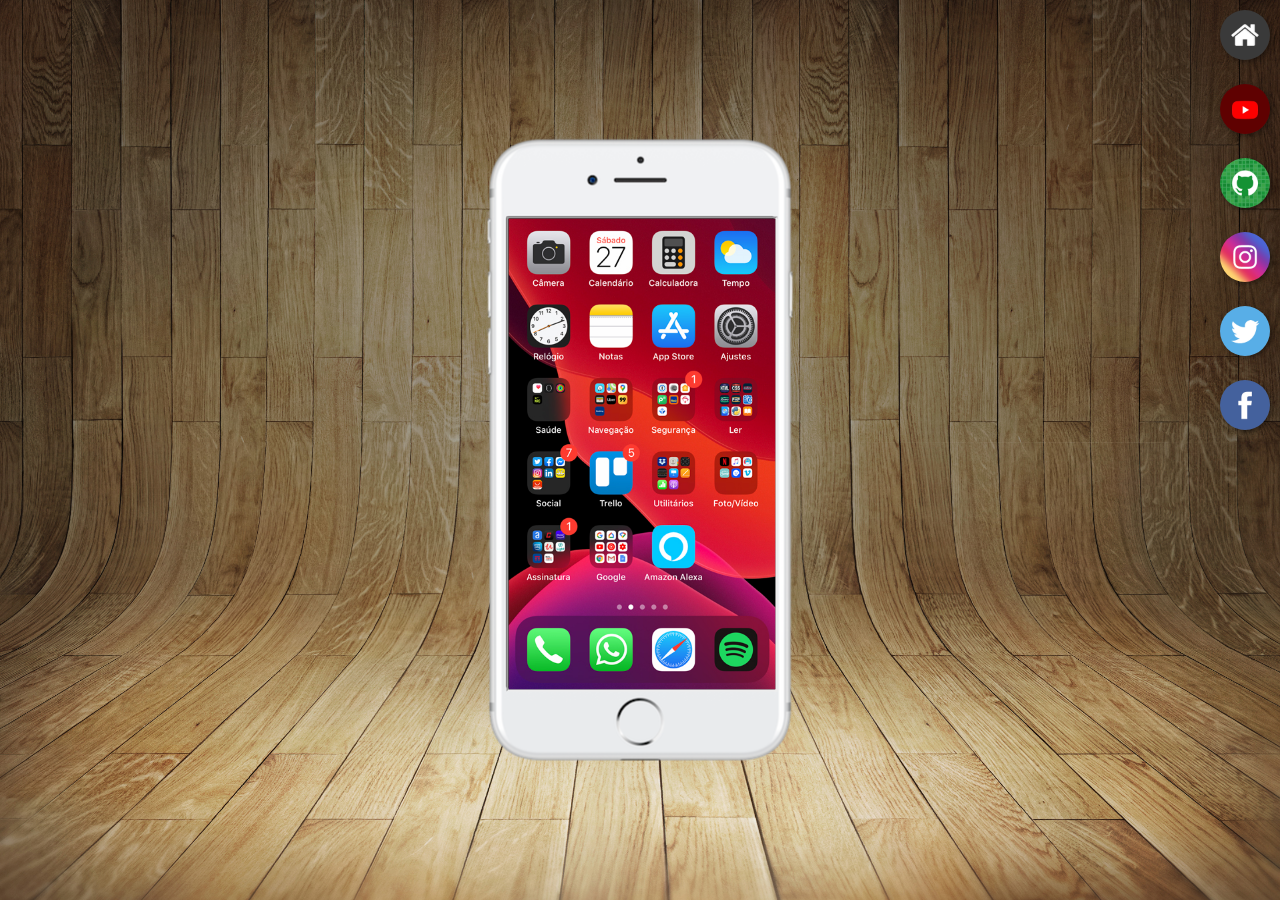
<file: index.html>
<!DOCTYPE html>
<html lang="pt-br">
<head>
    <meta charset="UTF-8">
    <meta name="viewport" content="width=device-width, initial-scale=1.0">
    <link rel="shortcut icon" href="favicon.ico" type="image/x-icon">
    <link rel="stylesheet" href="estilos/style.css">
    <title>Projeto Redes Sociais</title>
</head>
<body>
    <main>
        <section id="telefone">
            <iframe src="home.html" name="tela" id="tela">
                Seu navegador não é compatível com isso.
            </iframe>
        </section>
        <section id="redes-sociais">
            <a href="home.html" target="tela"><img src="imagens/logo-home.jpg" alt="Logo Home"></a><br>
            <a href="youtube.html" target="tela"><img src="imagens/logo-youtube.jpg" alt="Logo Youtube"></a><br>
            <a href="github.html" target="tela"><img src="imagens/logo-github.jpg" alt="Logo GitHub"></a><br>
            <a href="instagram.html" target="tela"><img src="imagens/logo-instagram.jpg" alt="Logo Instagram"></a><br>
            <a href="twitter.html" target="tela"><img src="imagens/logo-twitter.jpg" alt="Logo Twitter"></a><br>
            <a href="facebook.html" target="tela"><img src="imagens/logo-facebook.jpg" alt="Logo Facebook"></a>
        </section>
    </main>
</body>
</html>
</file>
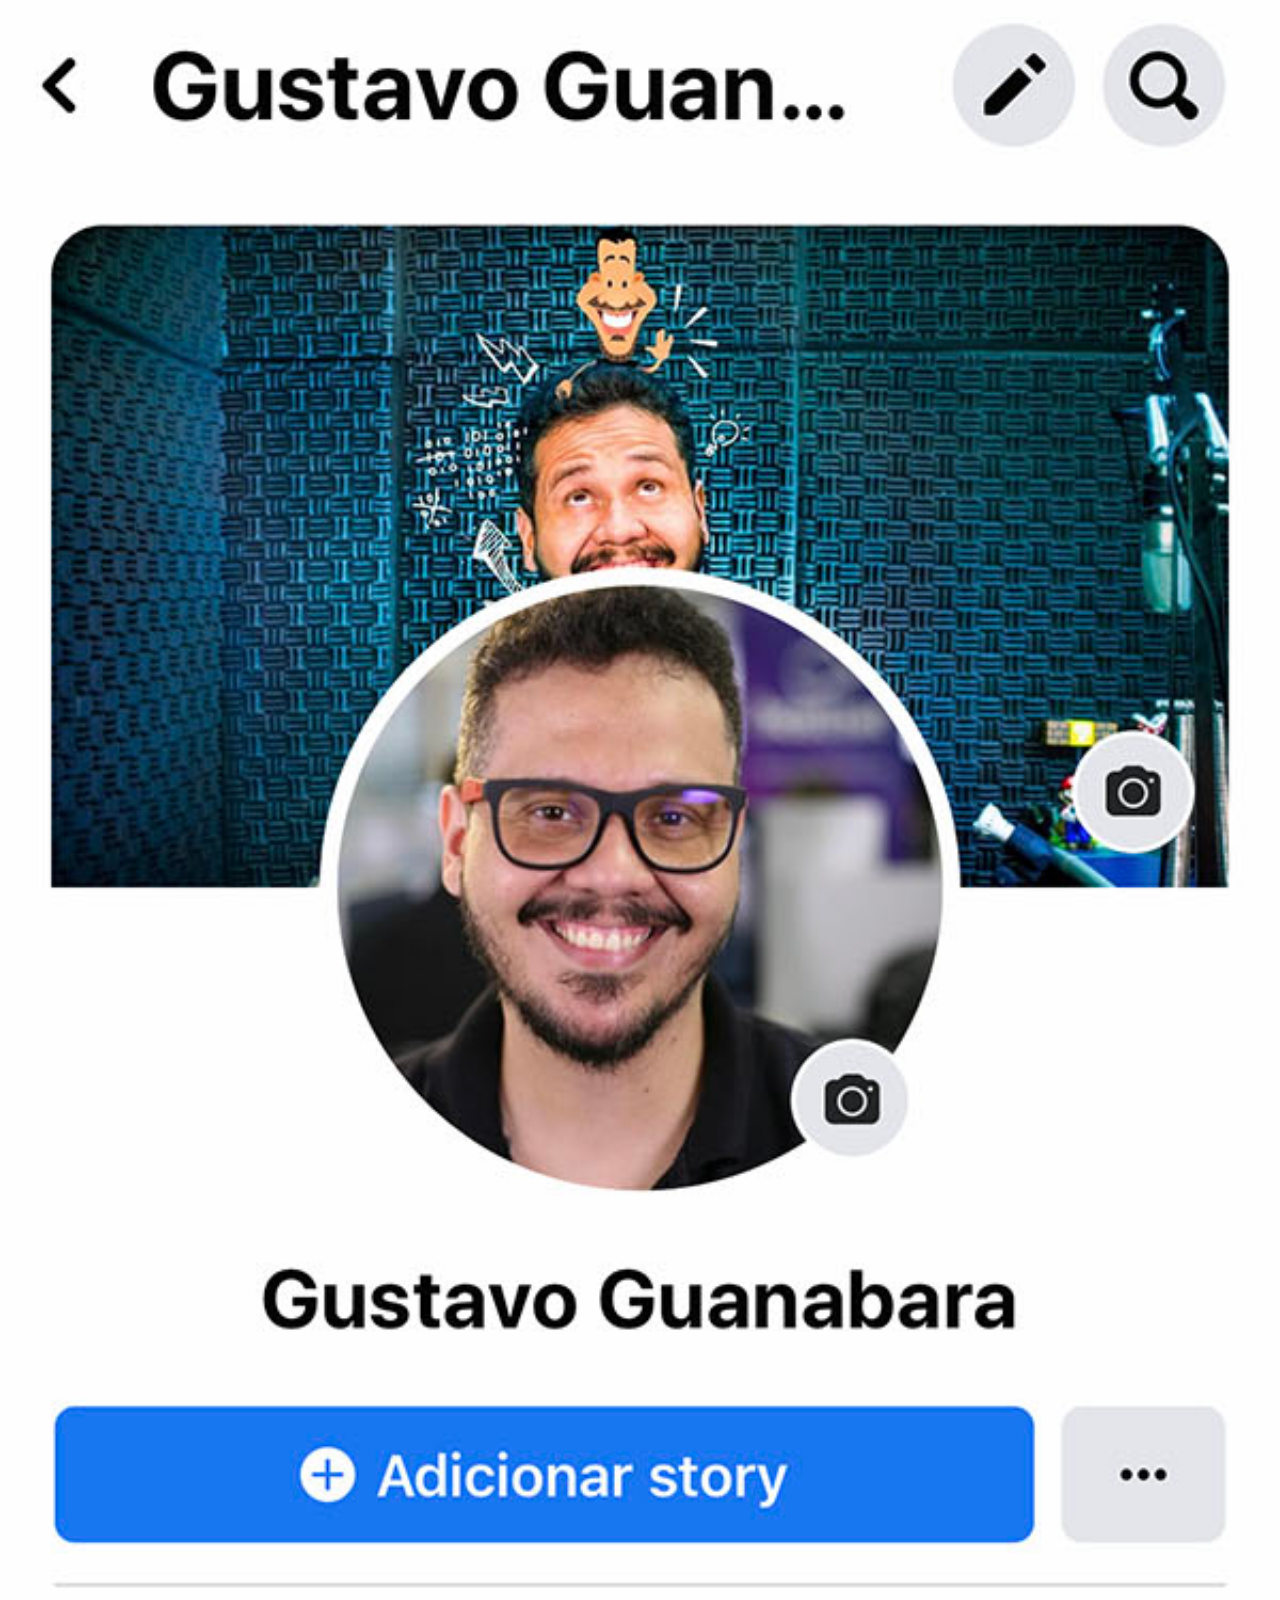
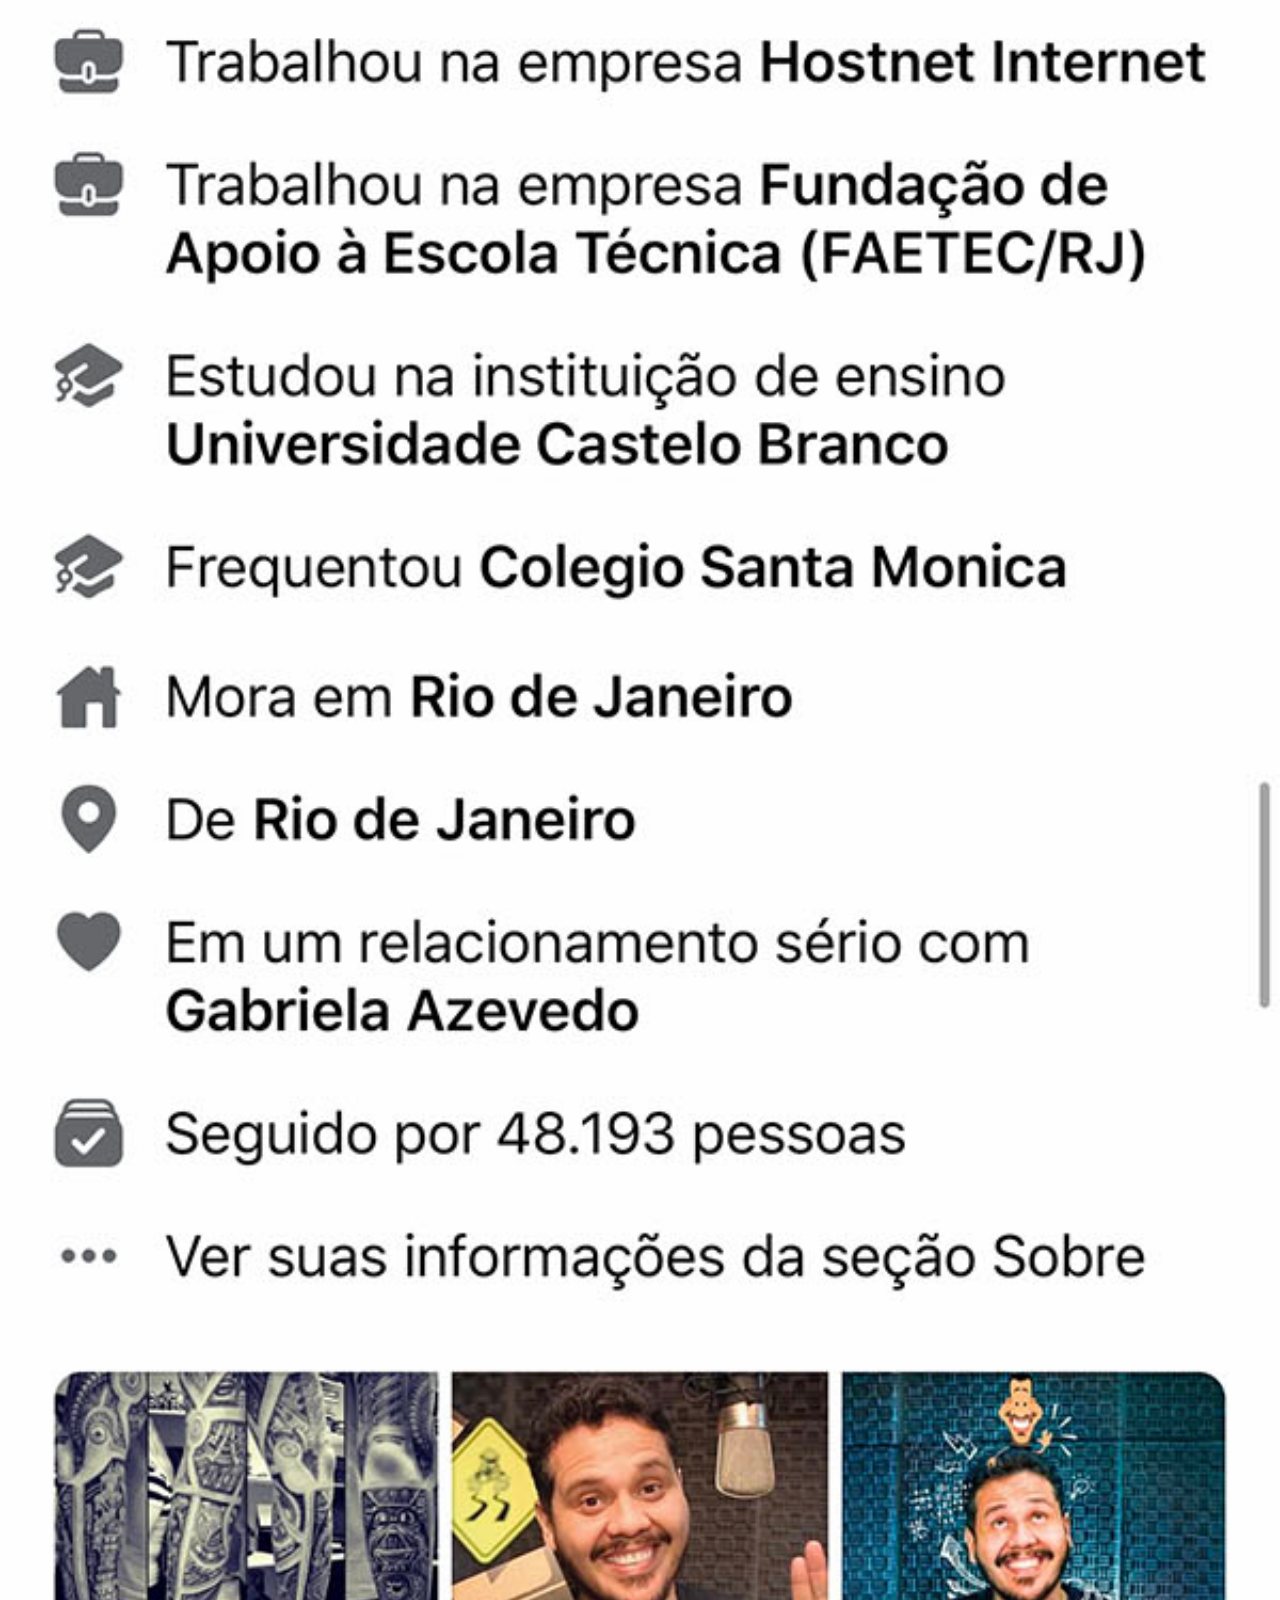
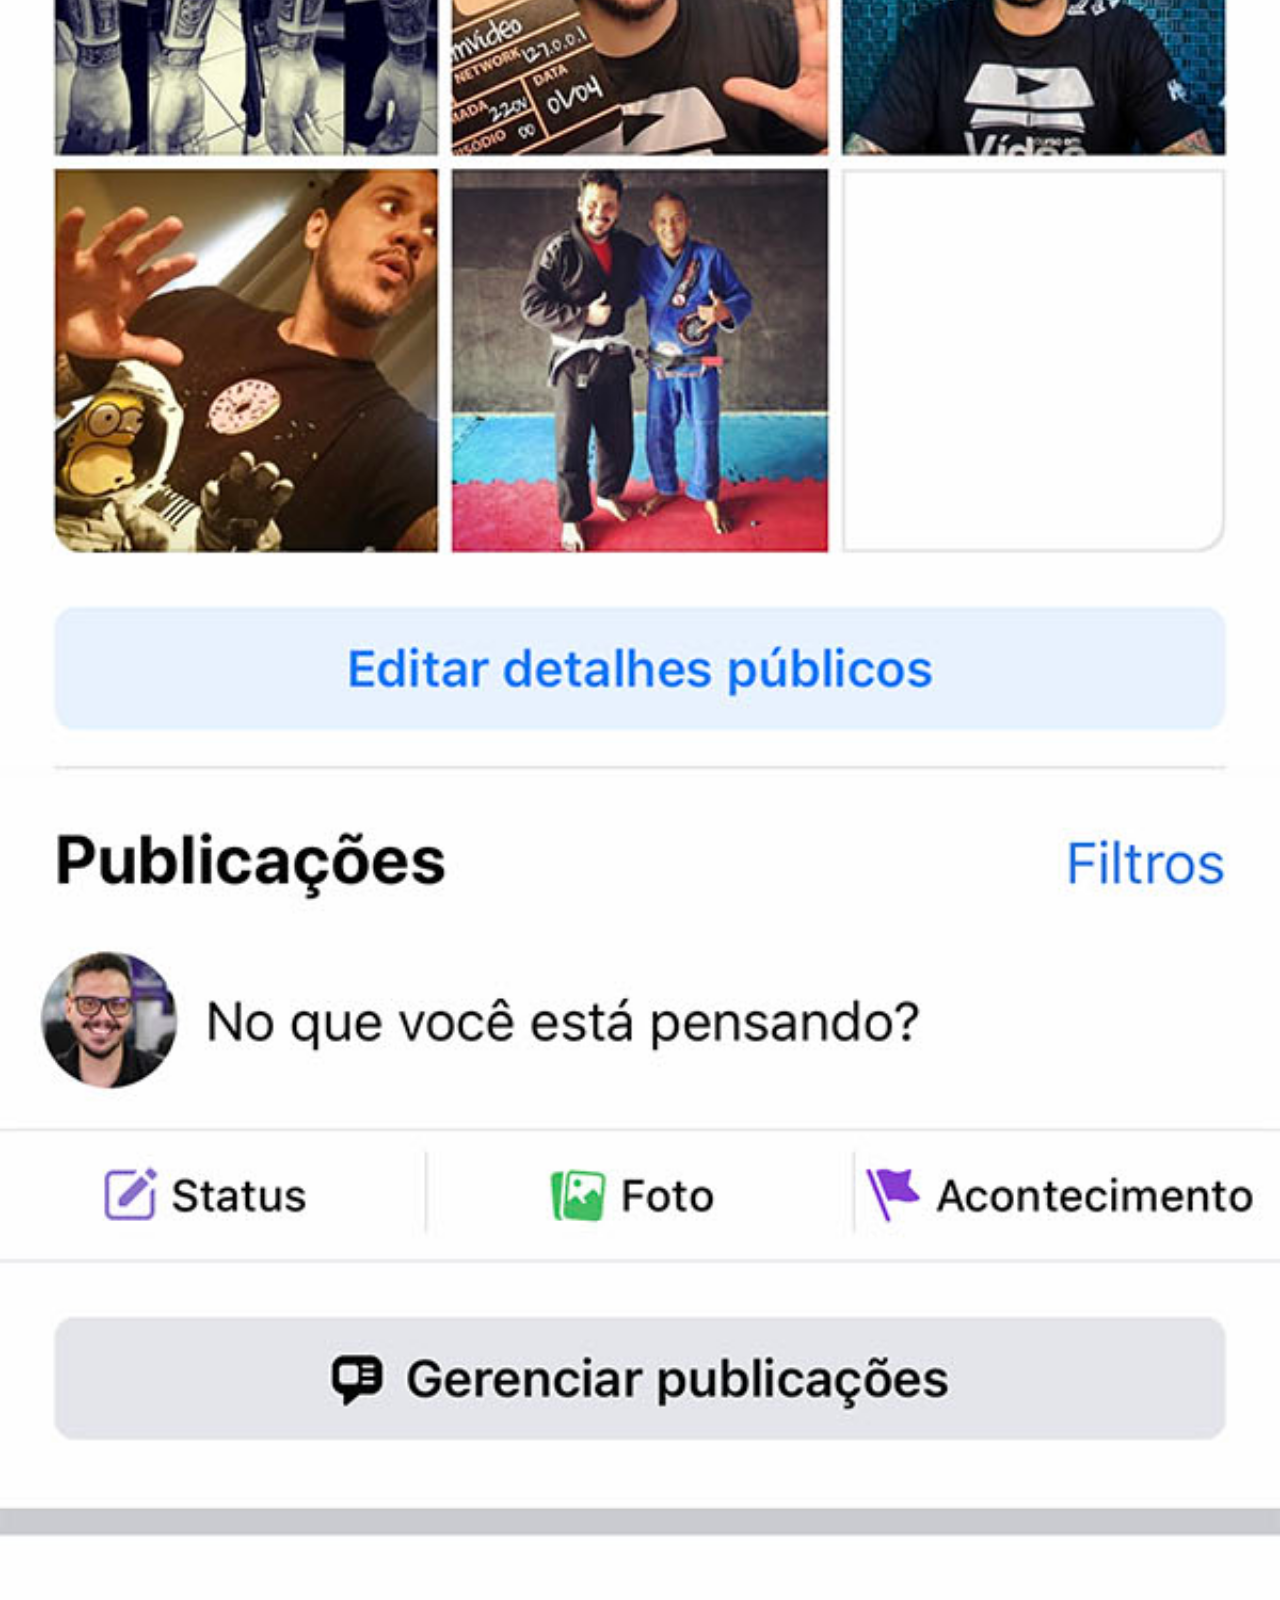
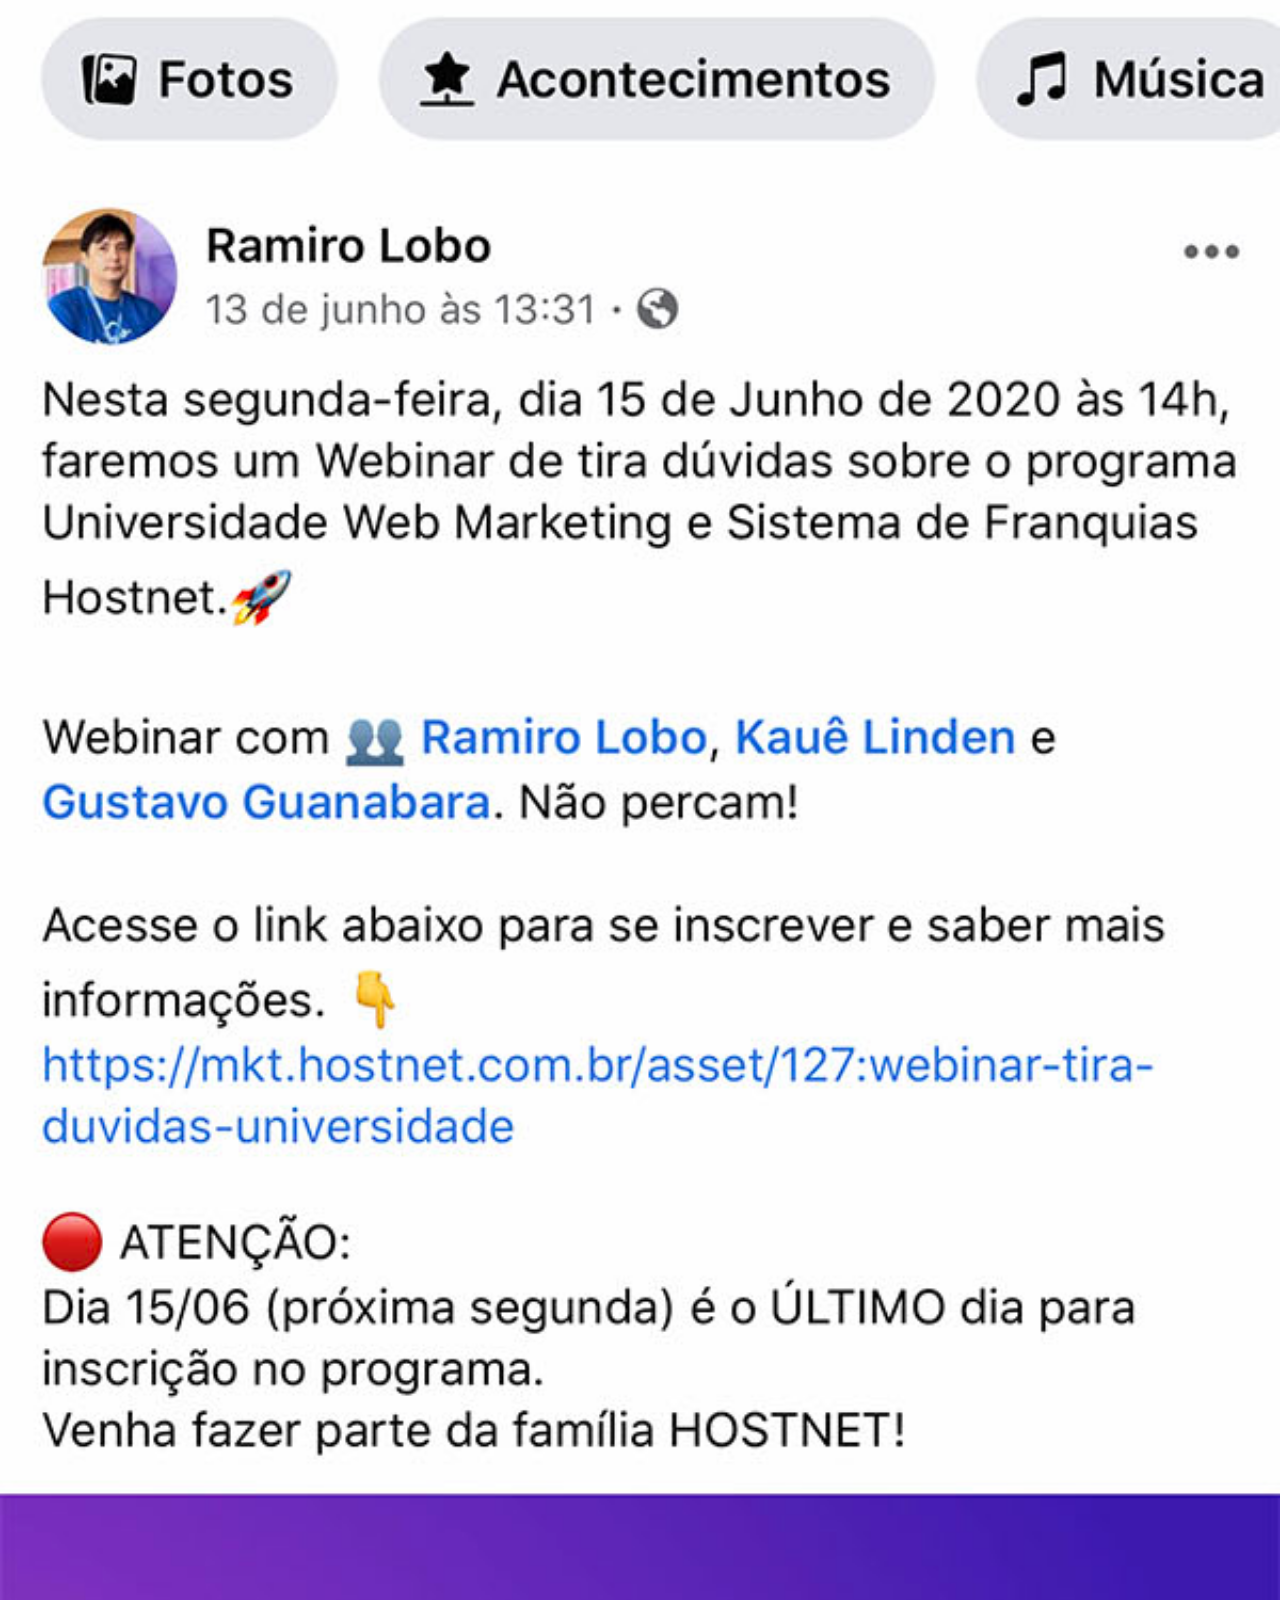
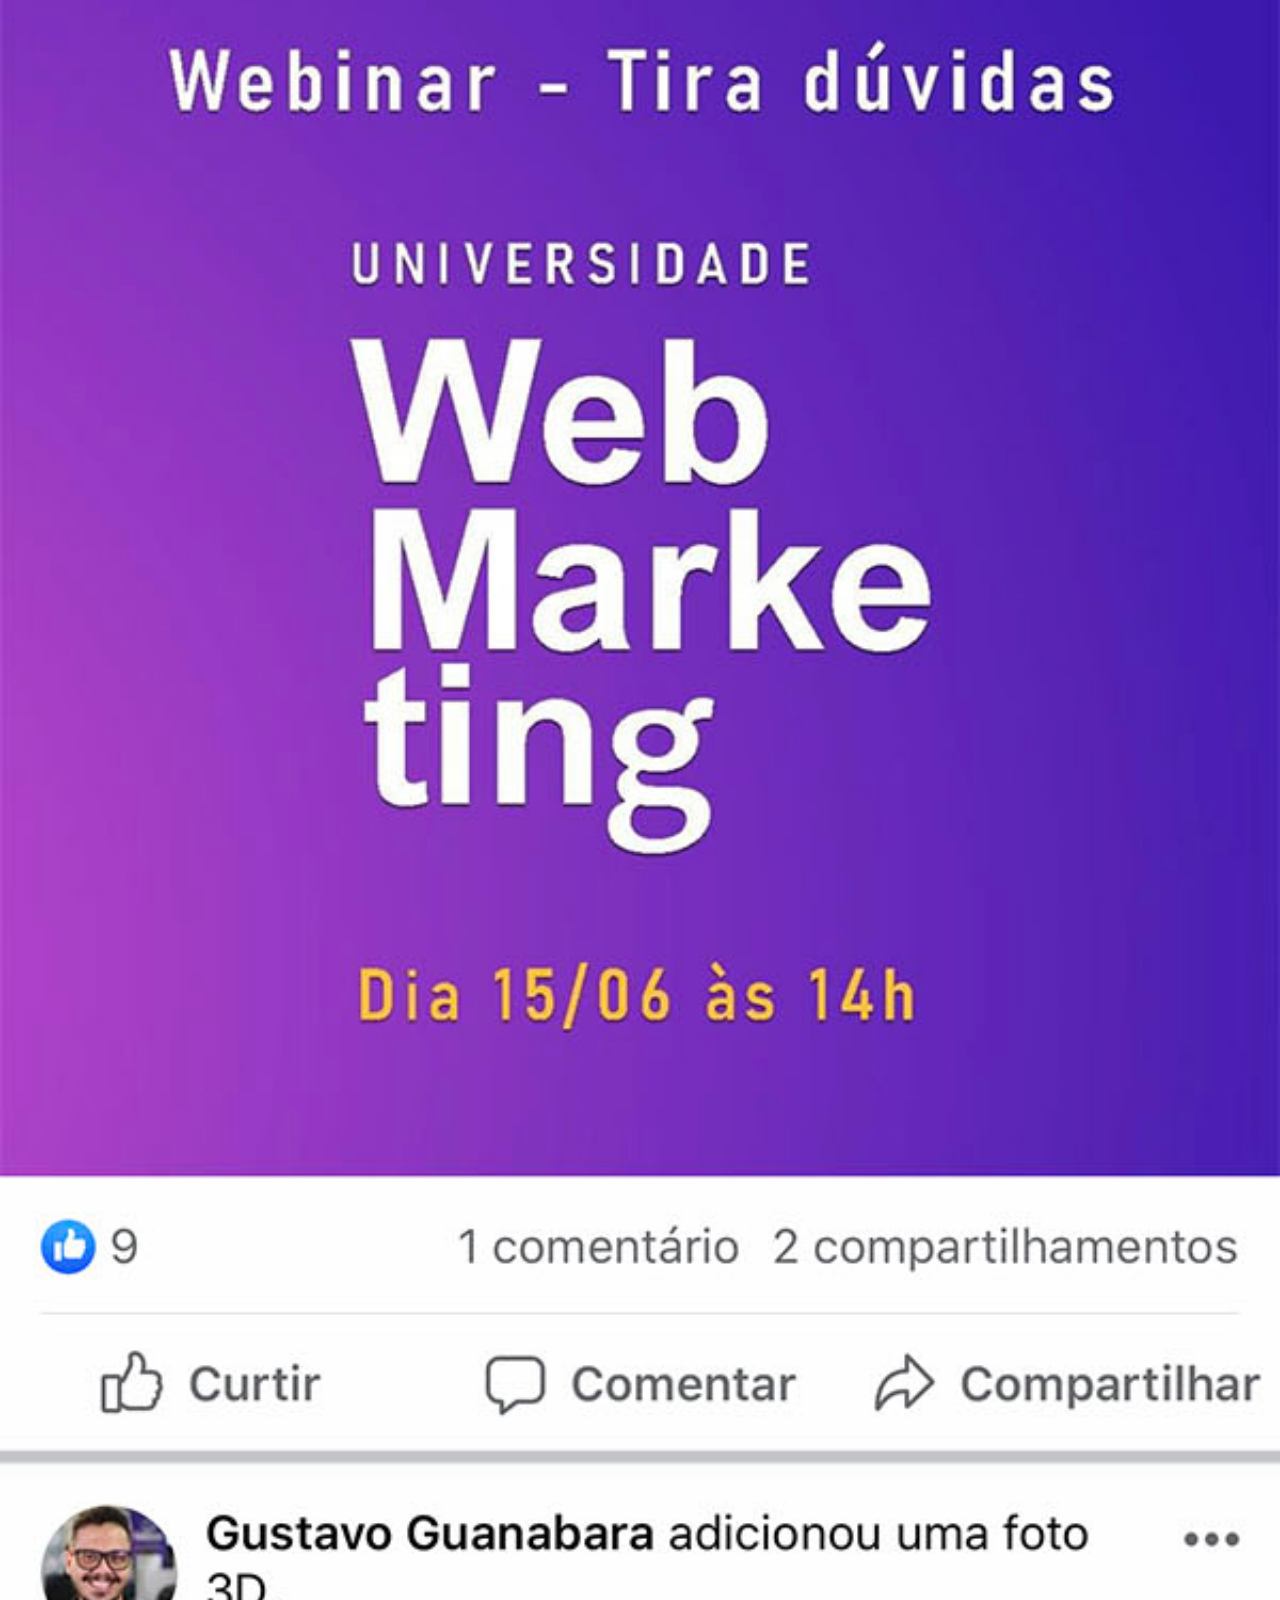
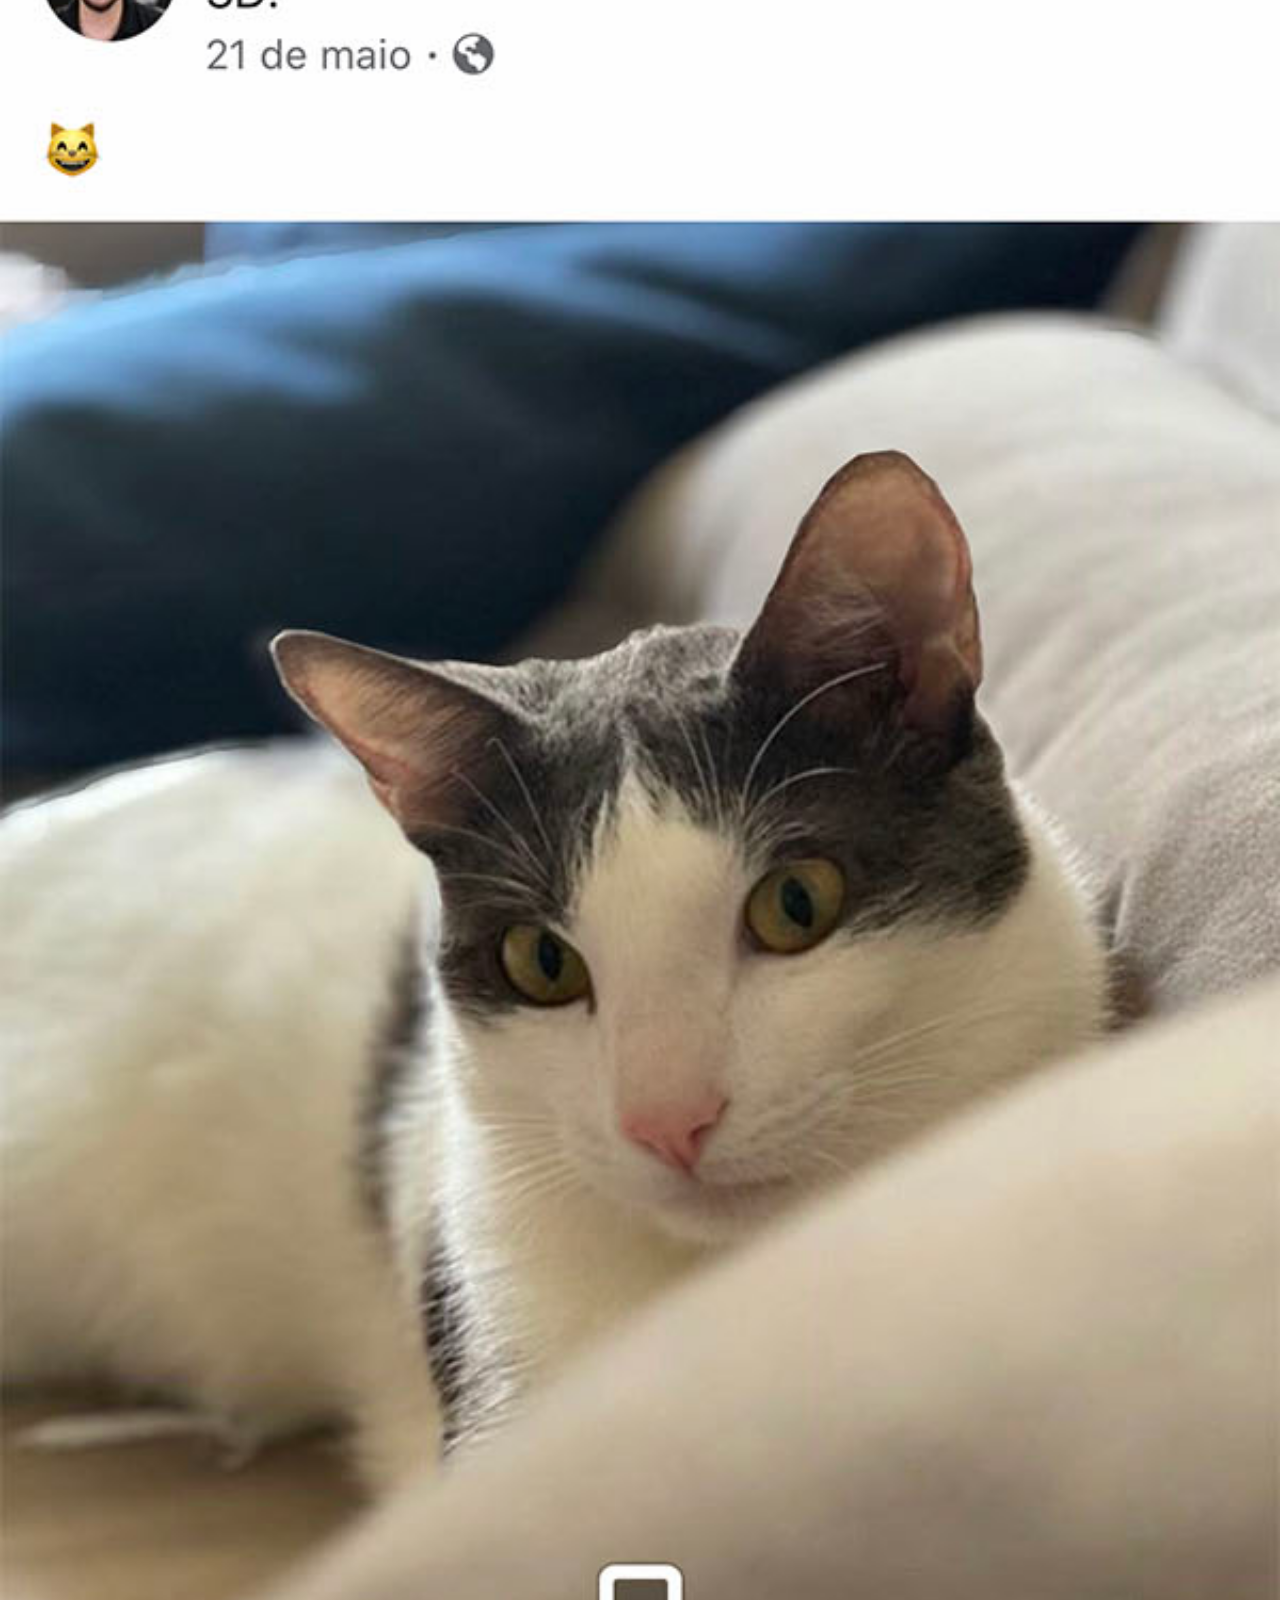
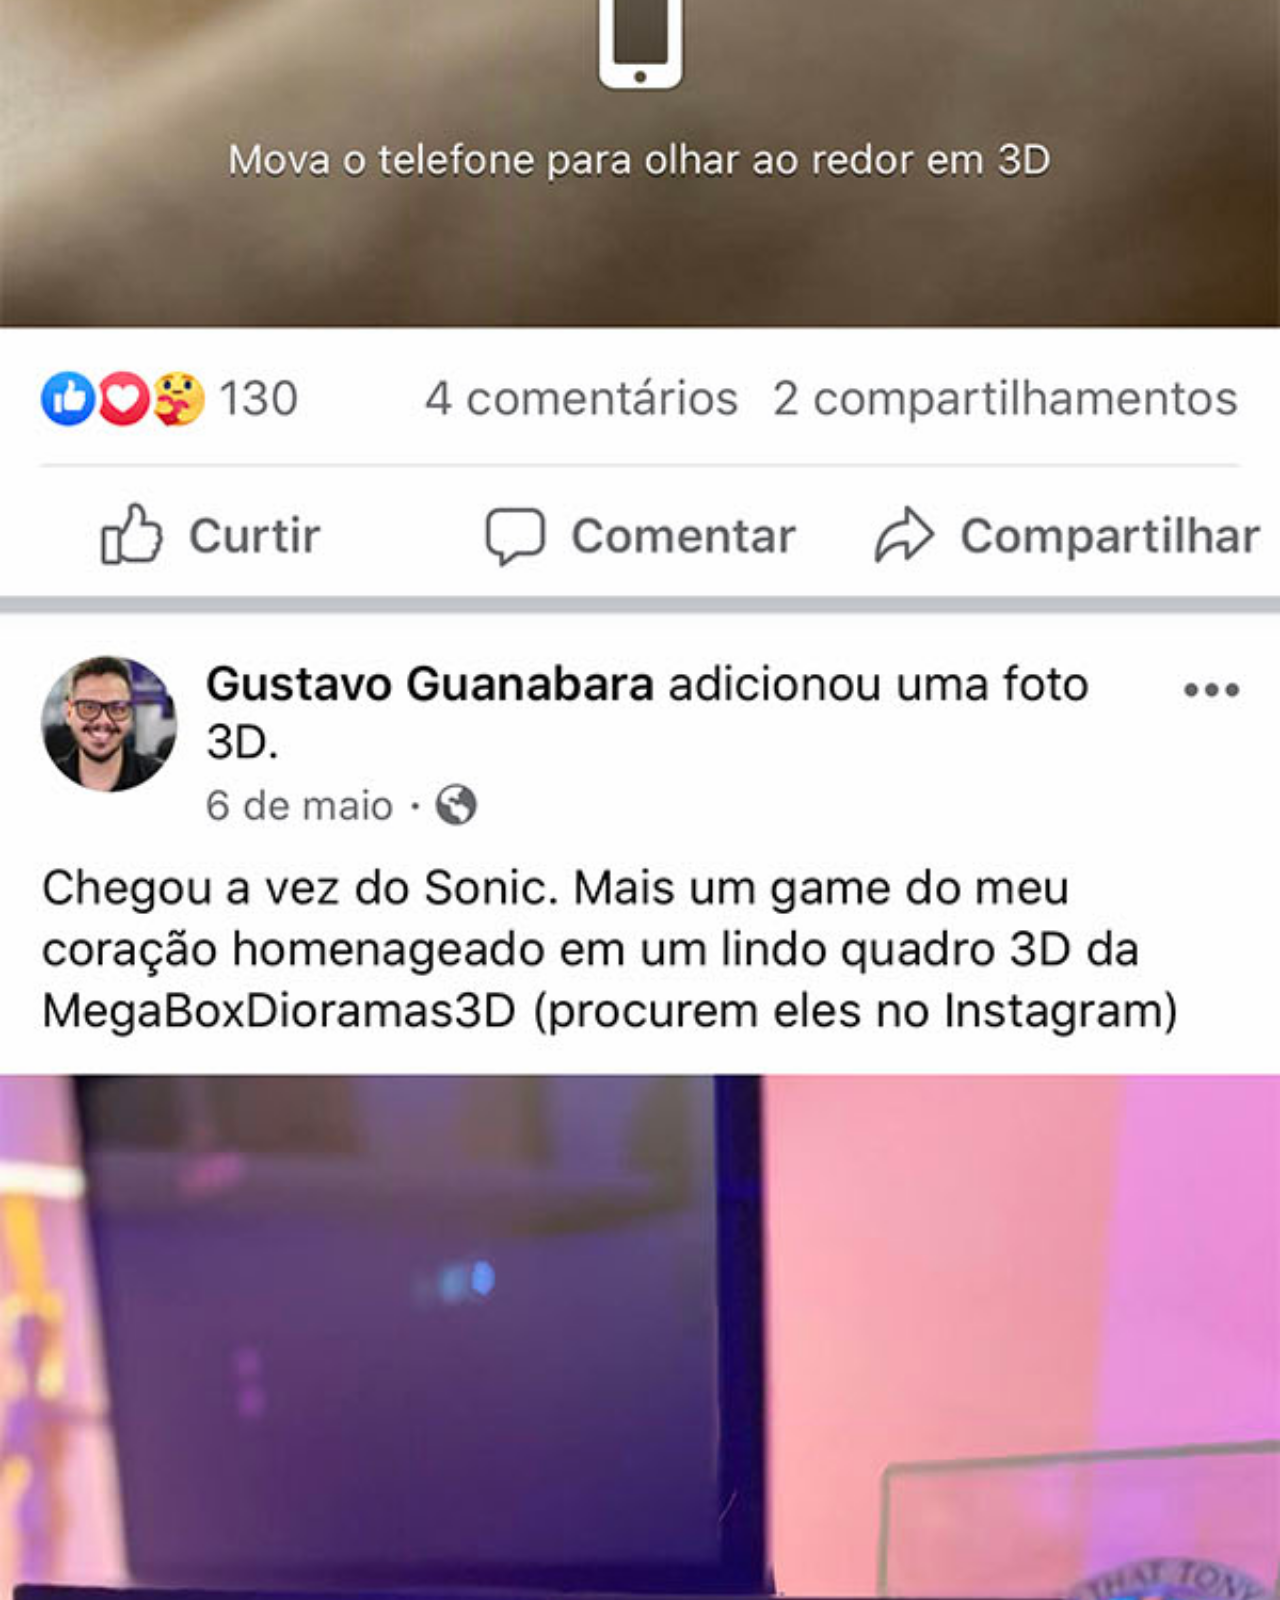
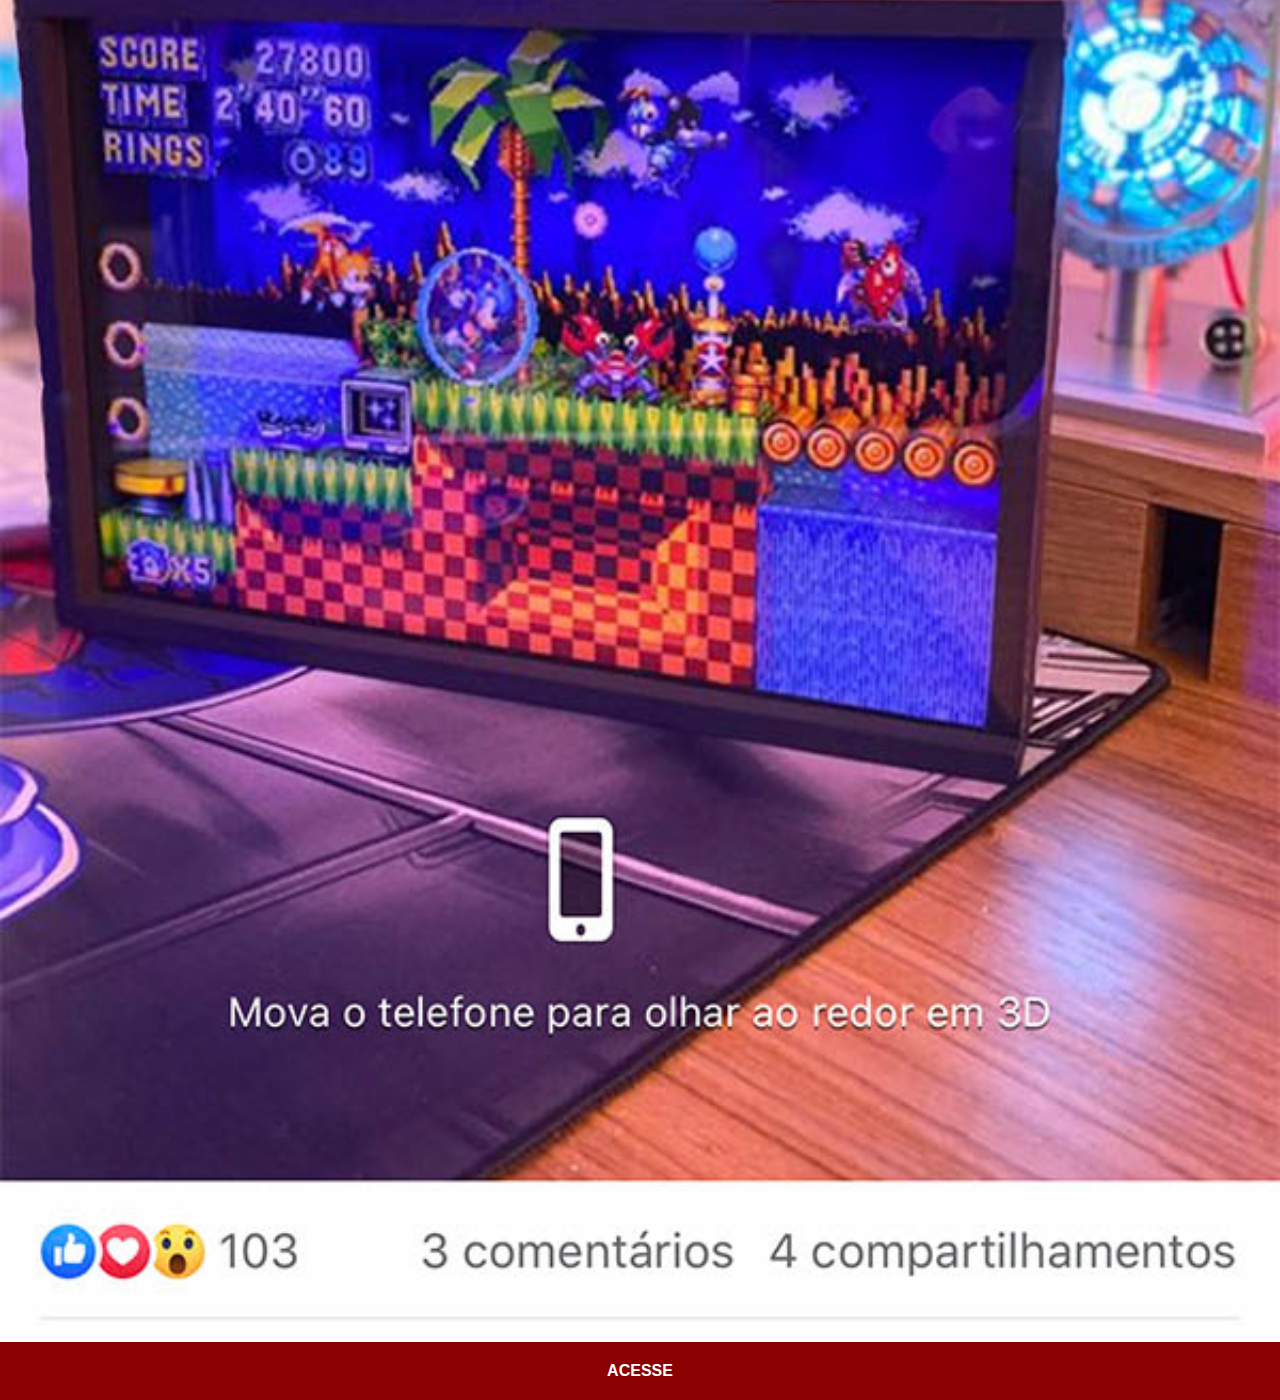
<file: facebook.html>
<!DOCTYPE html>
<html lang="en">
<head>
    <meta charset="UTF-8">
    <meta name="viewport" content="width=device-width, initial-scale=1.0">
    <link rel="stylesheet" href="estilos/social.css">
    <title>Facebook</title>
</head>
<body>
    <img src="imagens/tela-facebook.jpg" alt="Tela Facebook">
    <a href="https://www.facebook.com/gustavoguanabara/" target="_blank">ACESSE</a>
</body>
</html>
</file>
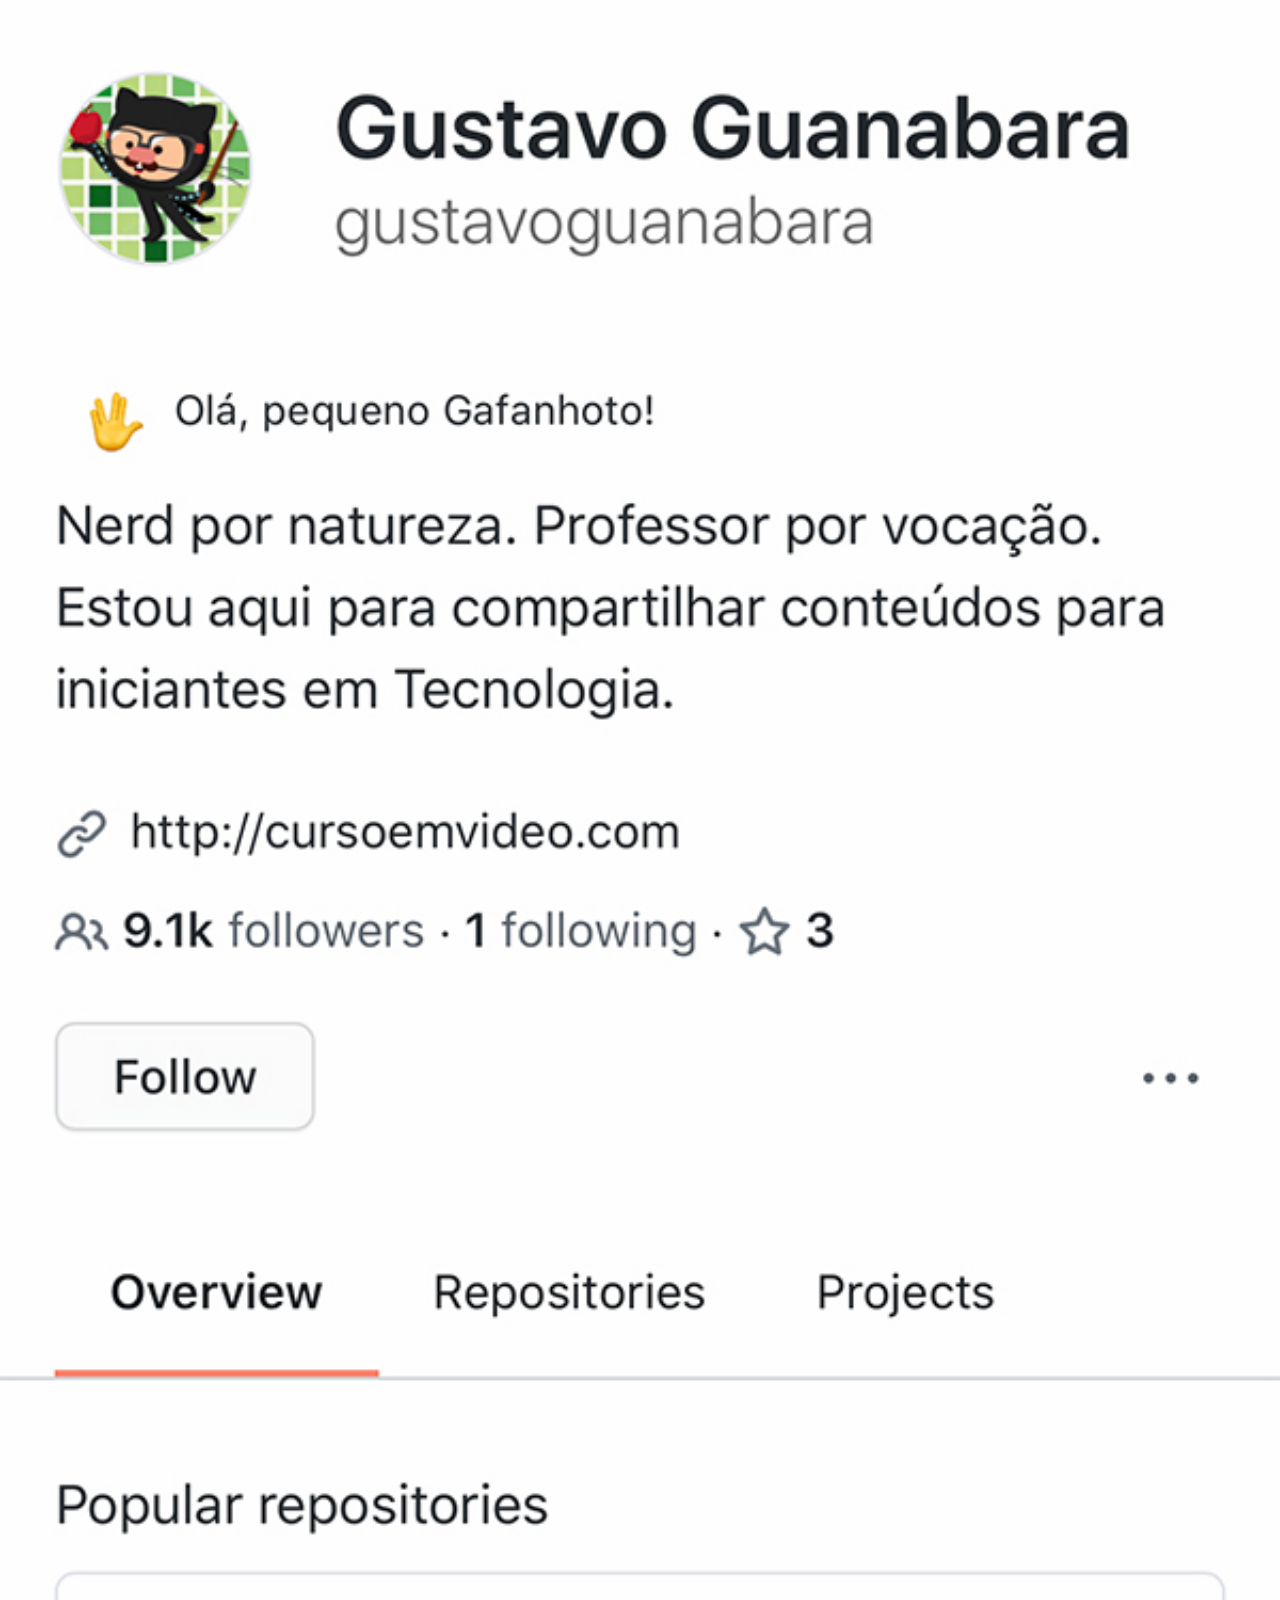
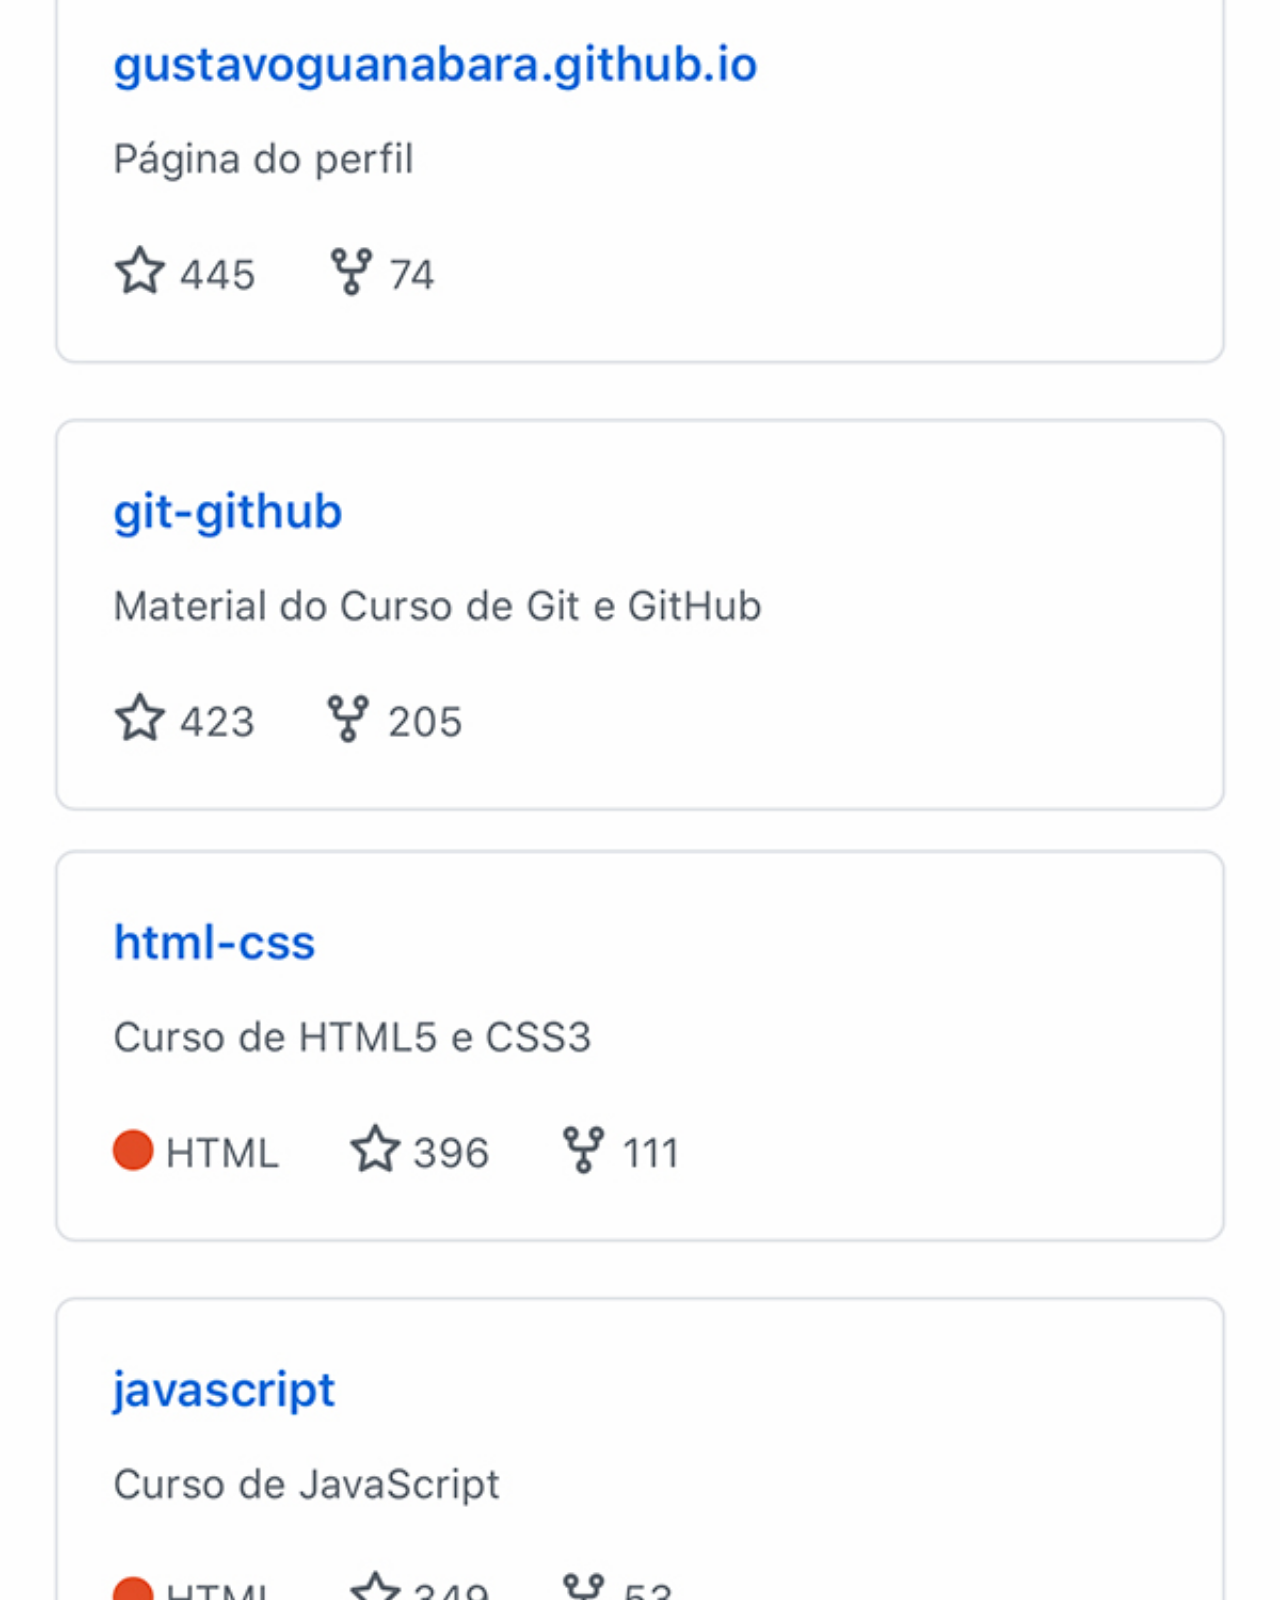
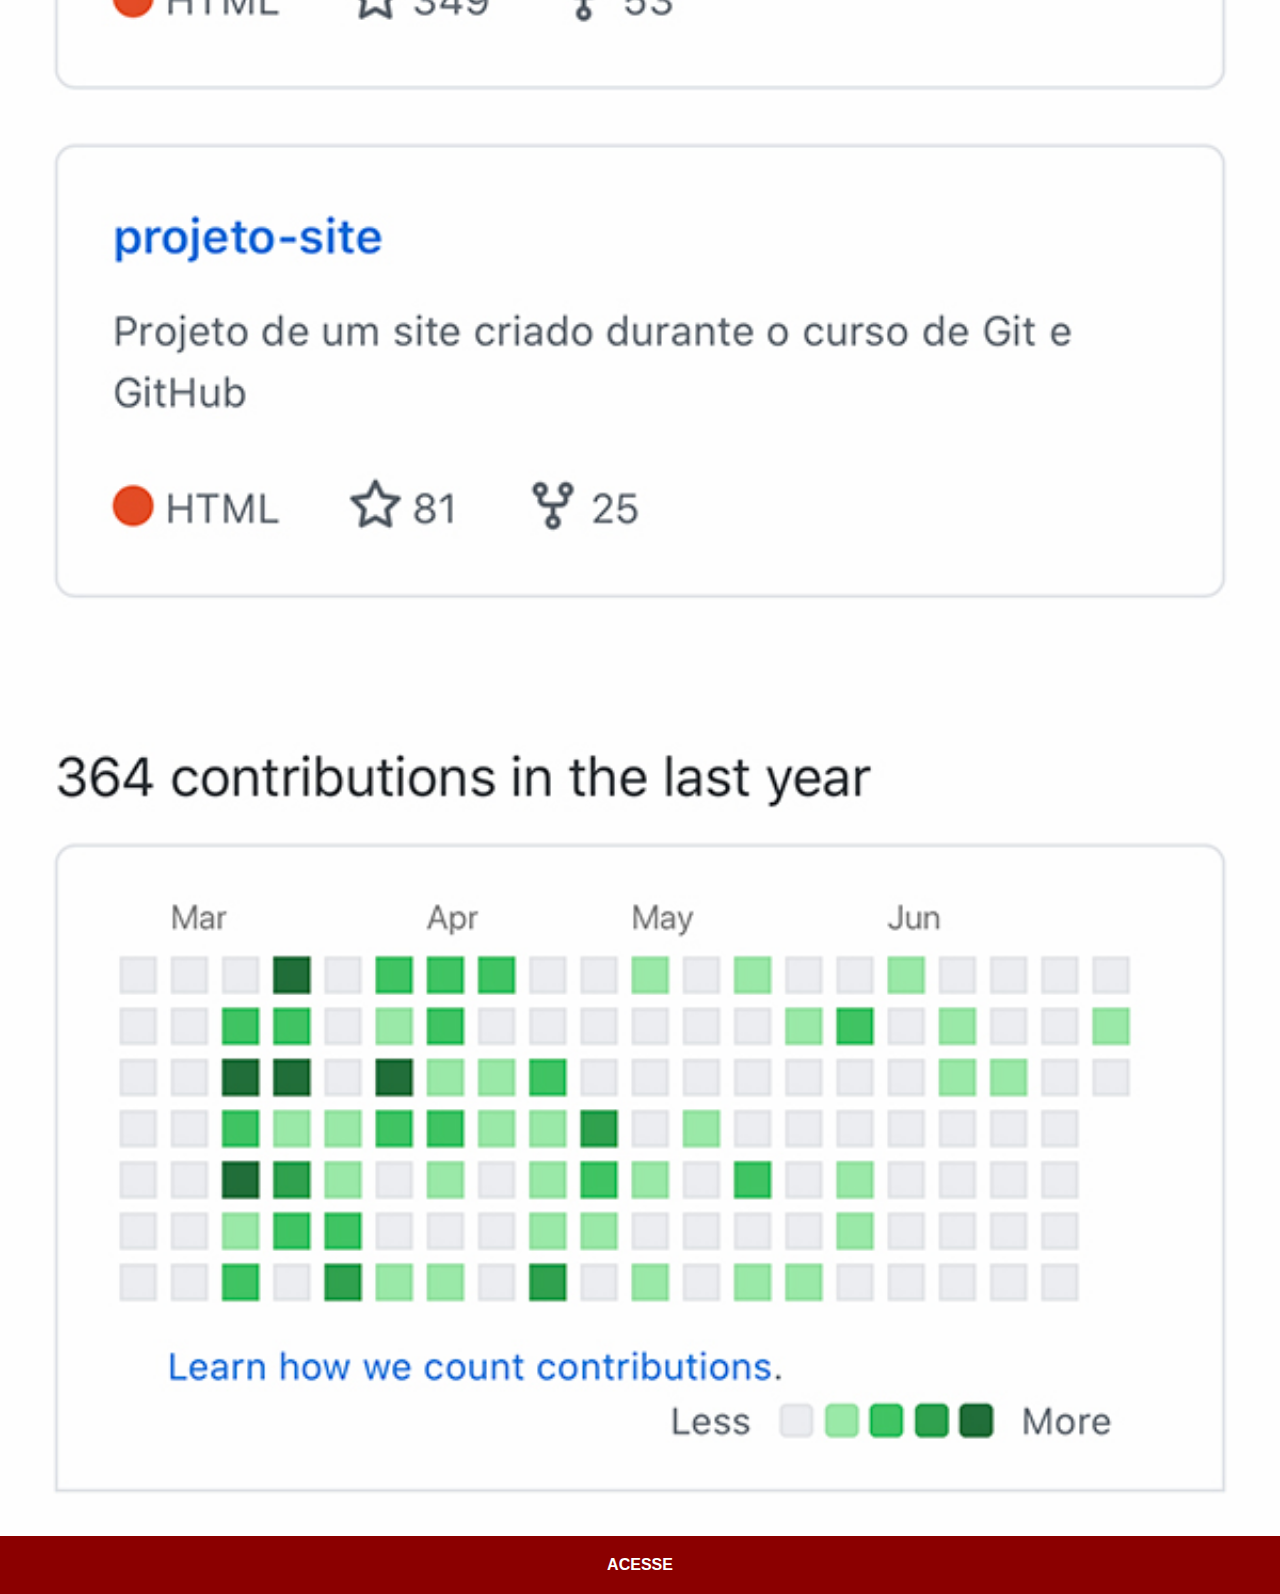
<file: github.html>
<!DOCTYPE html>
<html lang="pt-br">
<head>
    <meta charset="UTF-8">
    <meta name="viewport" content="width=device-width, initial-scale=1.0">
    <link rel="stylesheet" href="estilos/social.css">
    <title>GitHub</title>
</head>
<body>
    <img src="imagens/tela-github.jpg" alt="Tela GitHub">
    <a href="https://github.com/gustavoguanabara/" target="_blank">ACESSE</a>
</body>
</html>
</file>
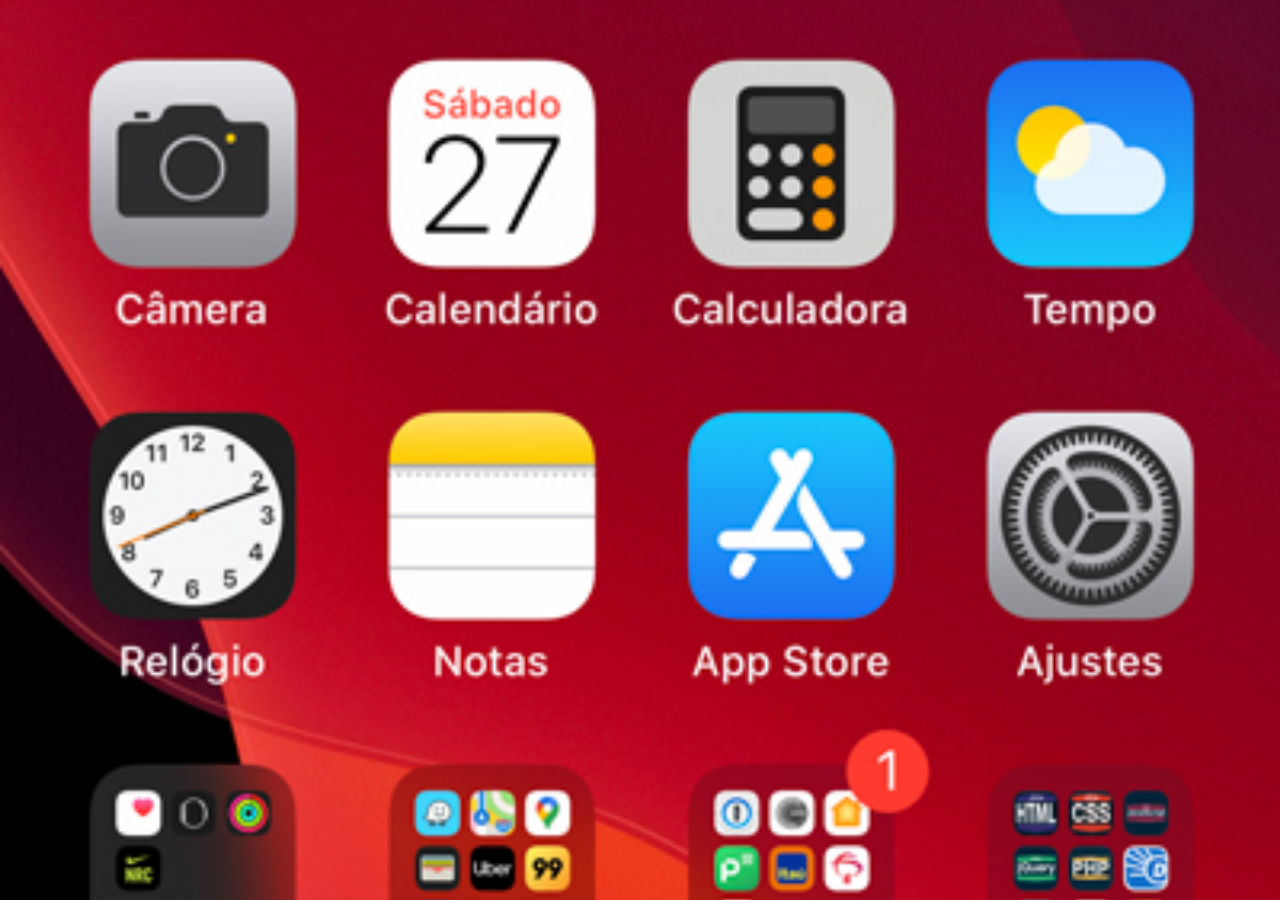
<file: home.html>
<!DOCTYPE html>
<html lang="pt-br">
<head>
    <meta charset="UTF-8">
    <meta name="viewport" content="width=device-width, initial-scale=1.0">
    <title>Home</title>
    <style>
        * {
            margin: 0px;
            padding: 0px;
        }

        body {
            width: 100vw;
            height: 100vh;
            background: black url(imagens/tela-home.jpg) no-repeat
            top center;
            background-size: cover;
        }
    </style>
</head>
<body>
    
</body>
</html>
</file>
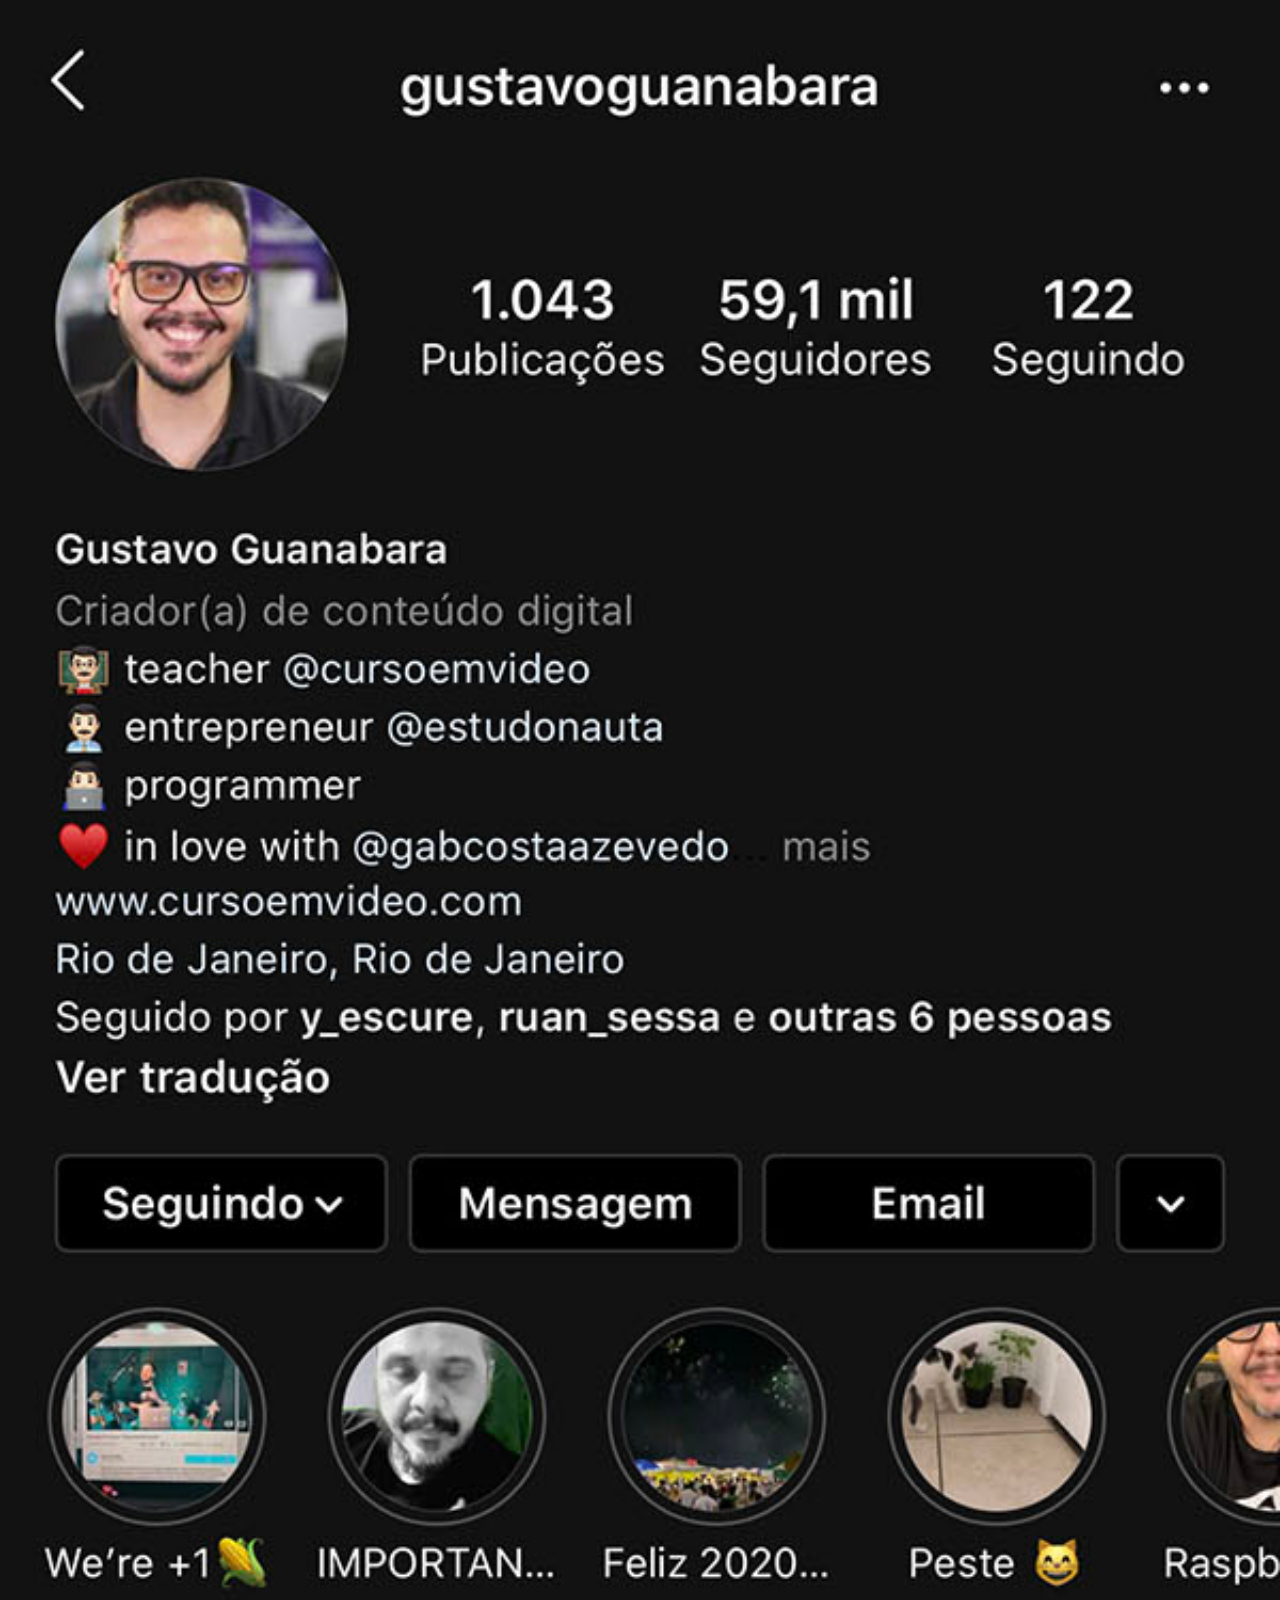
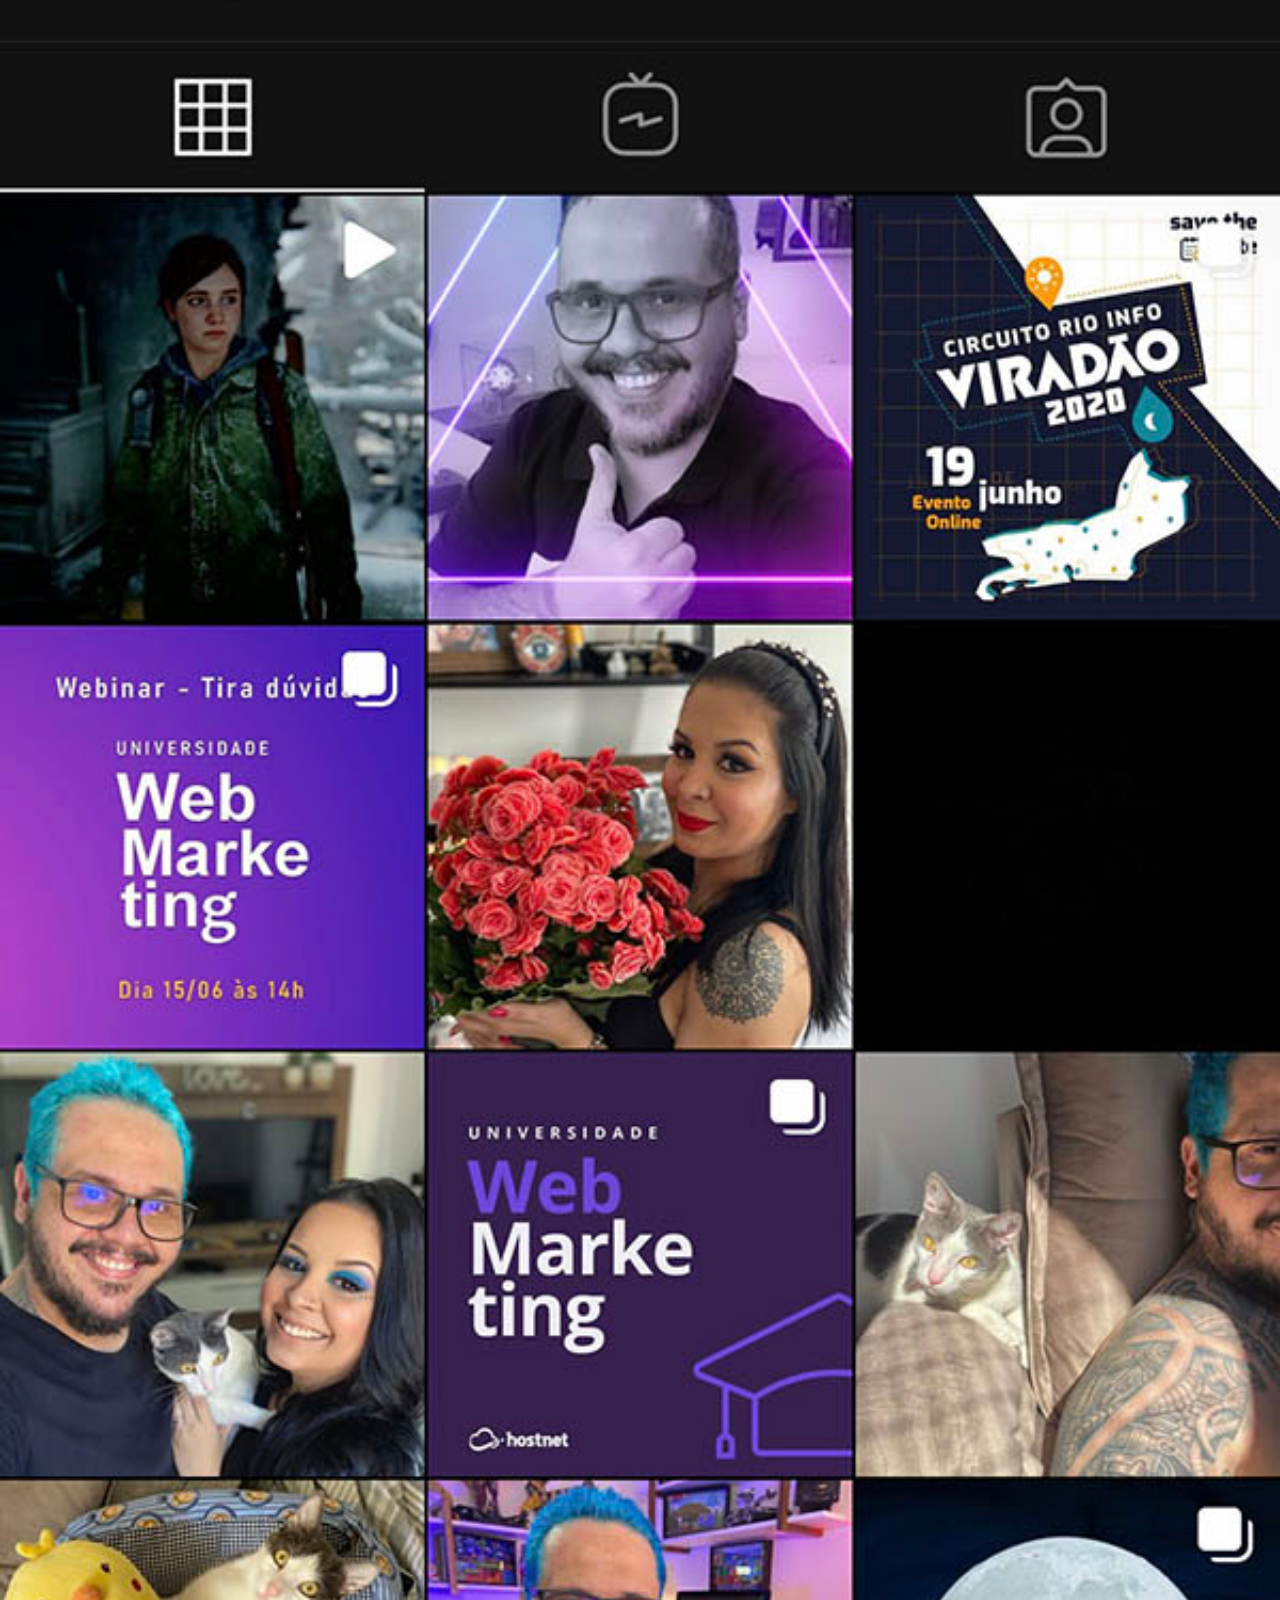
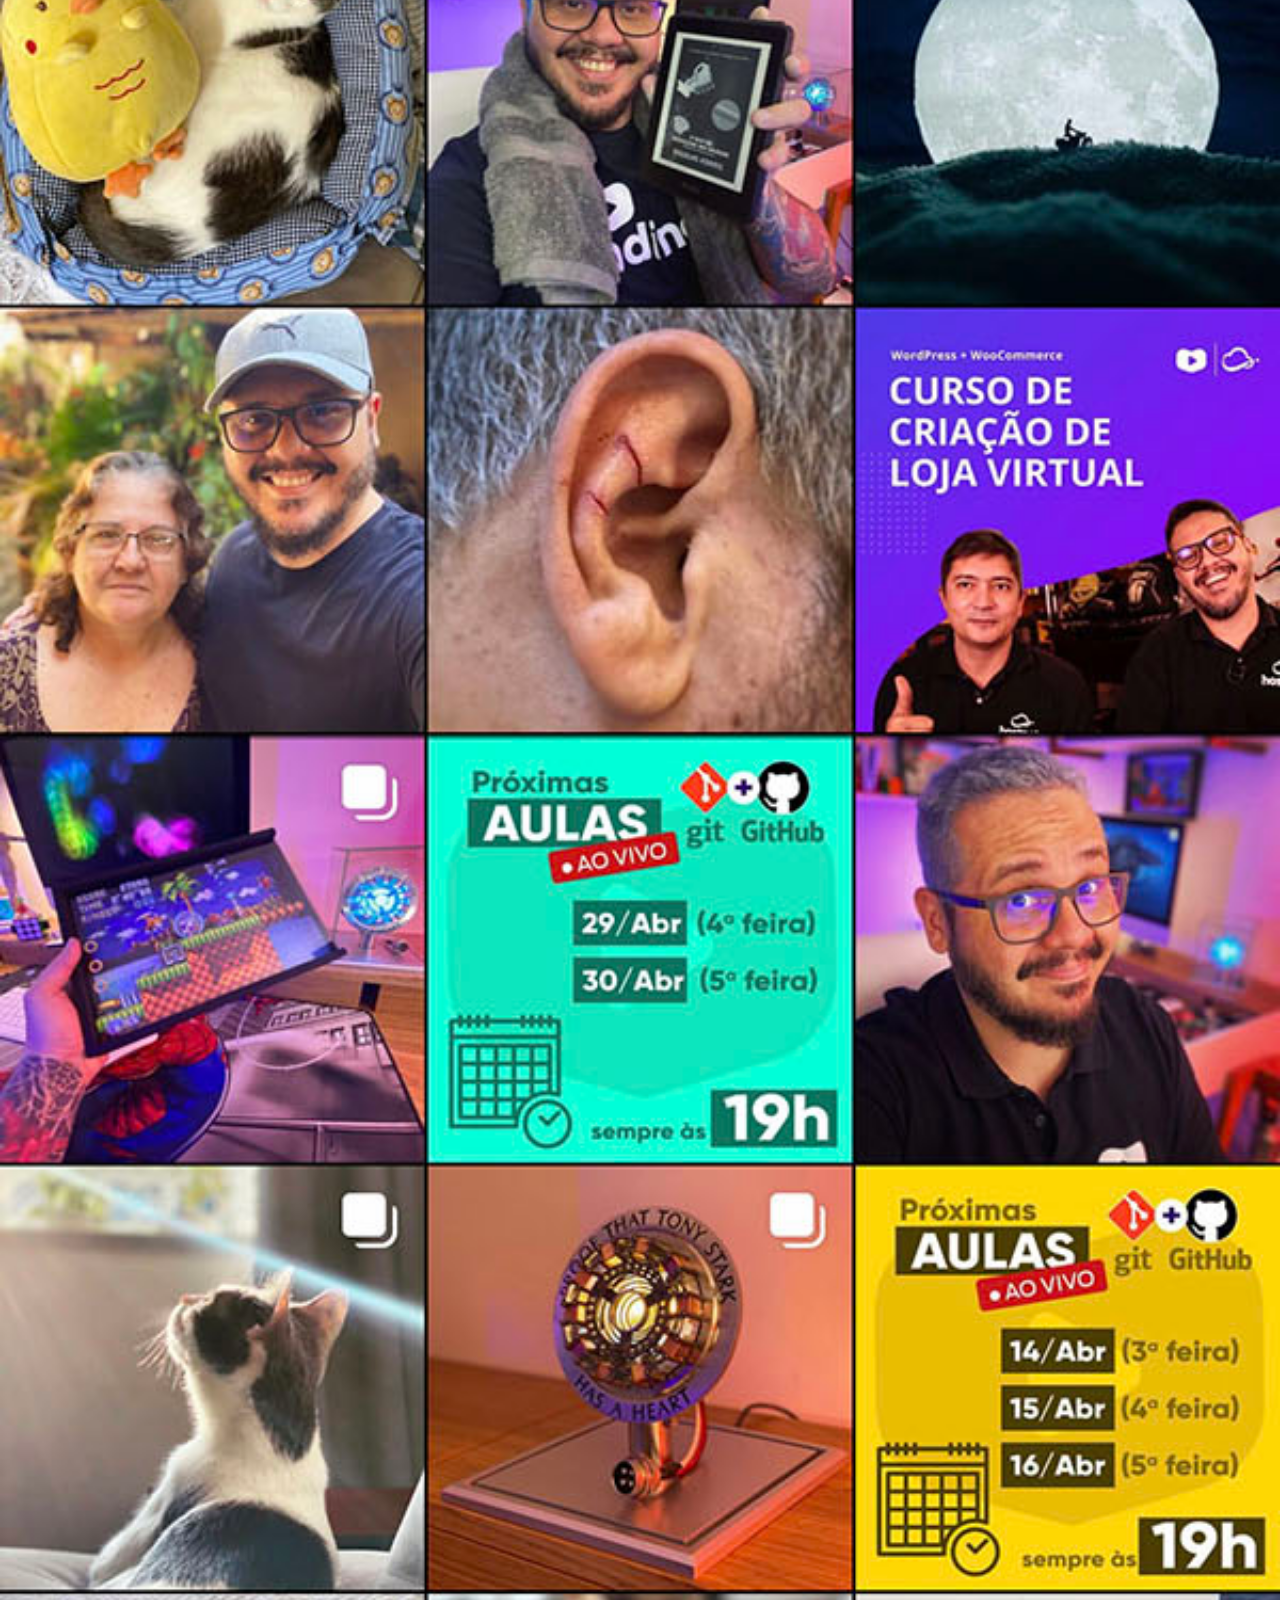
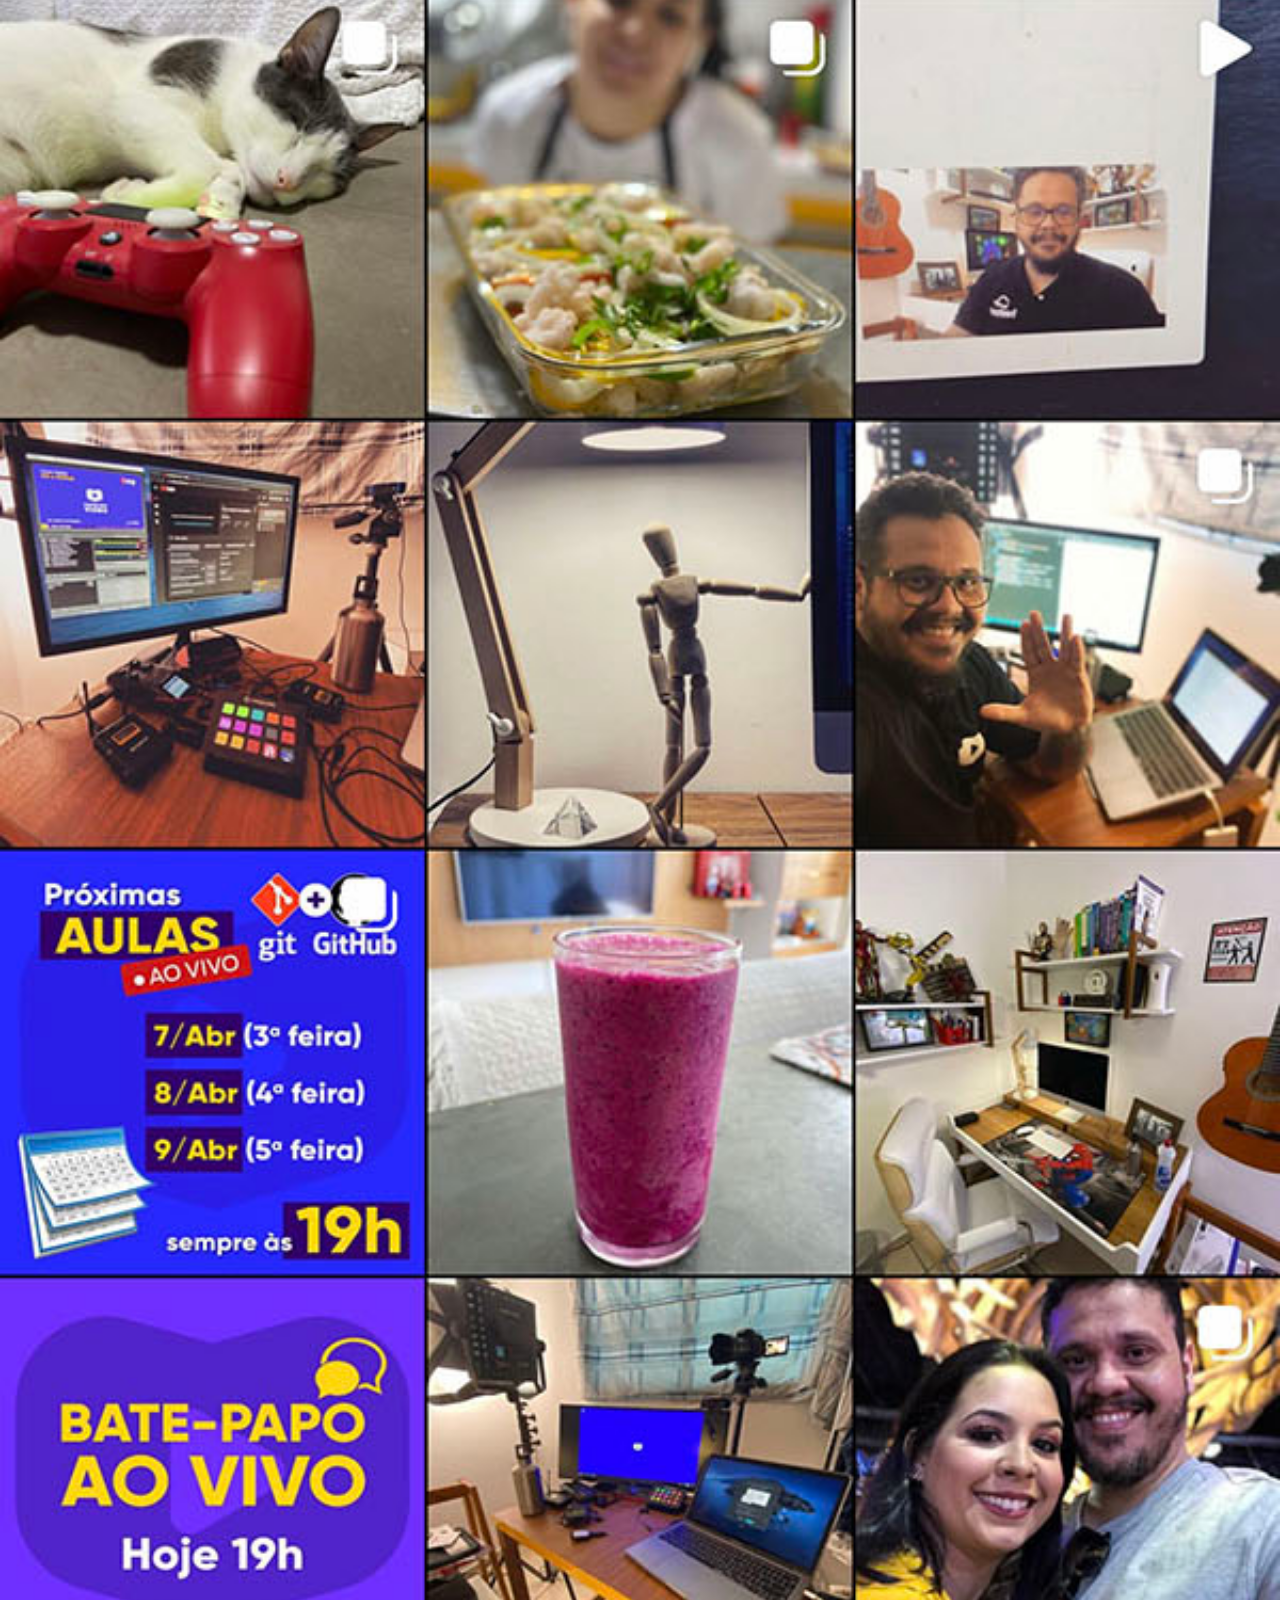
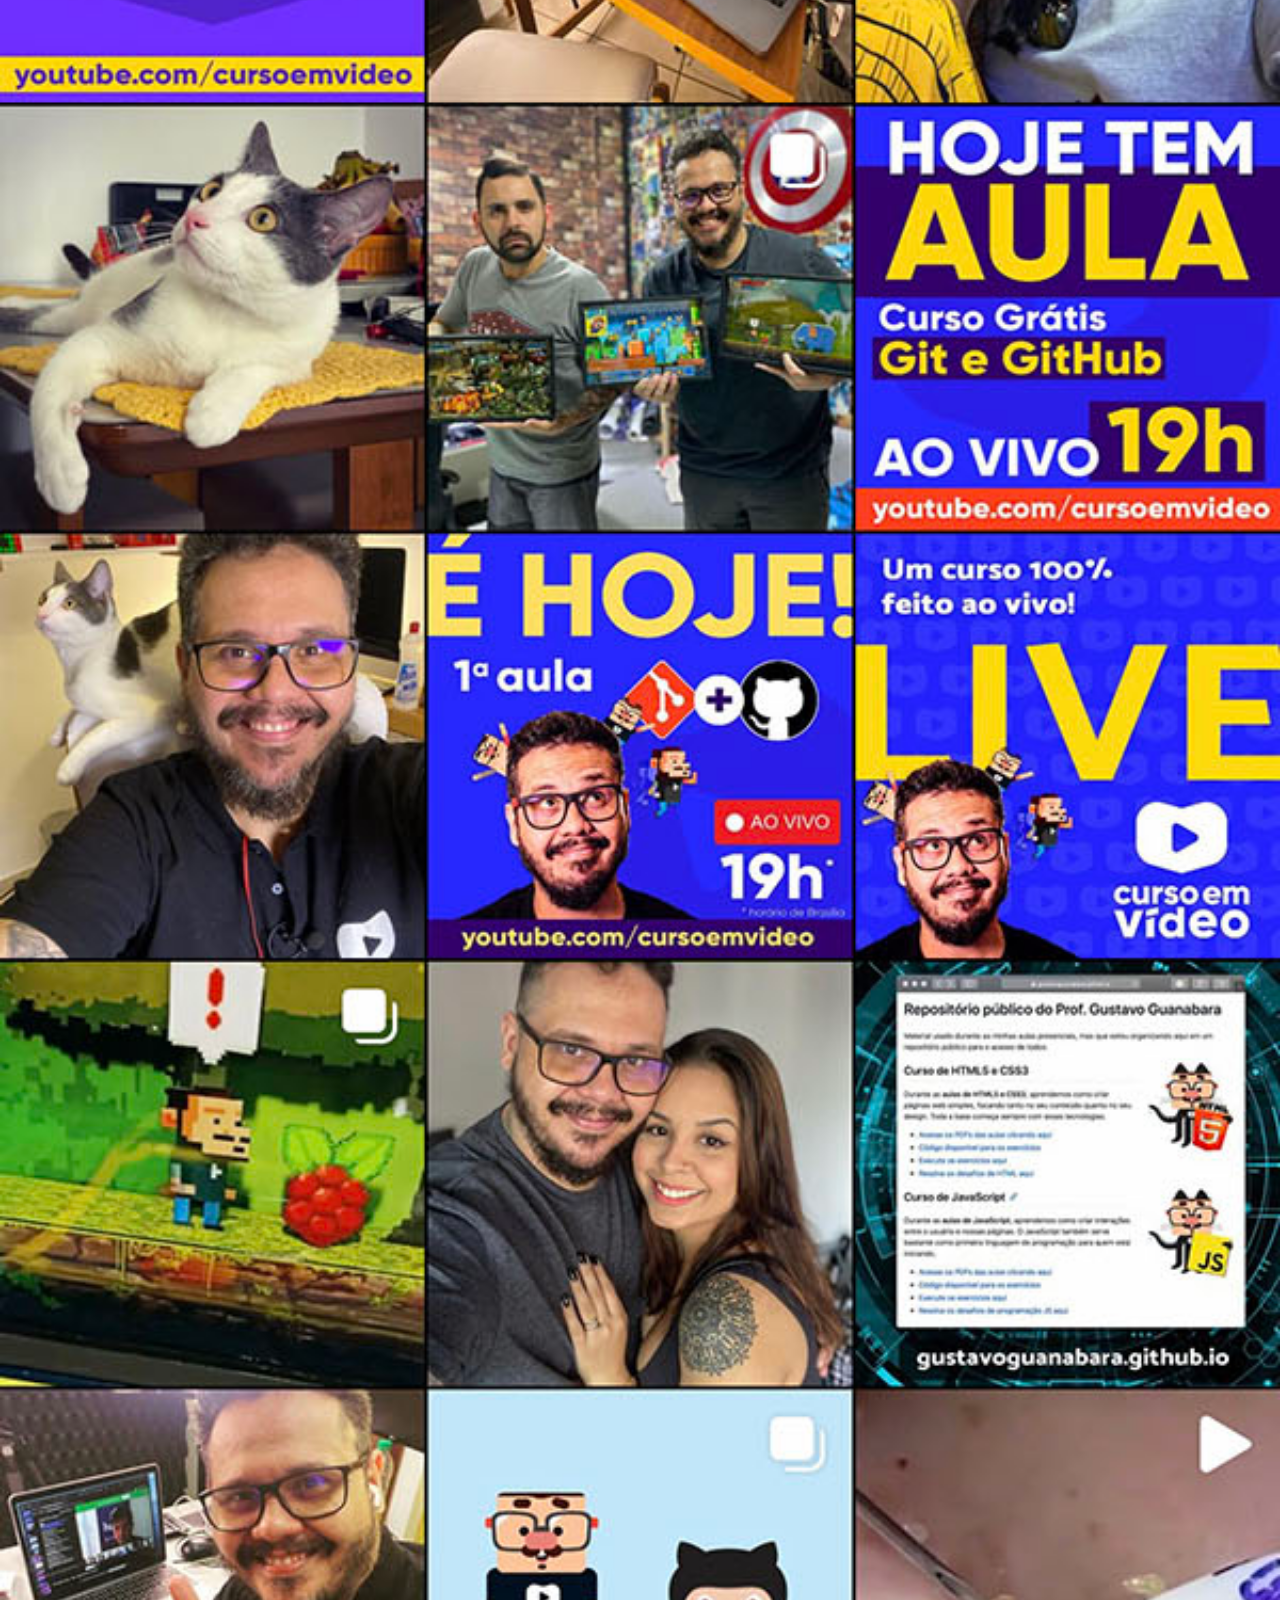
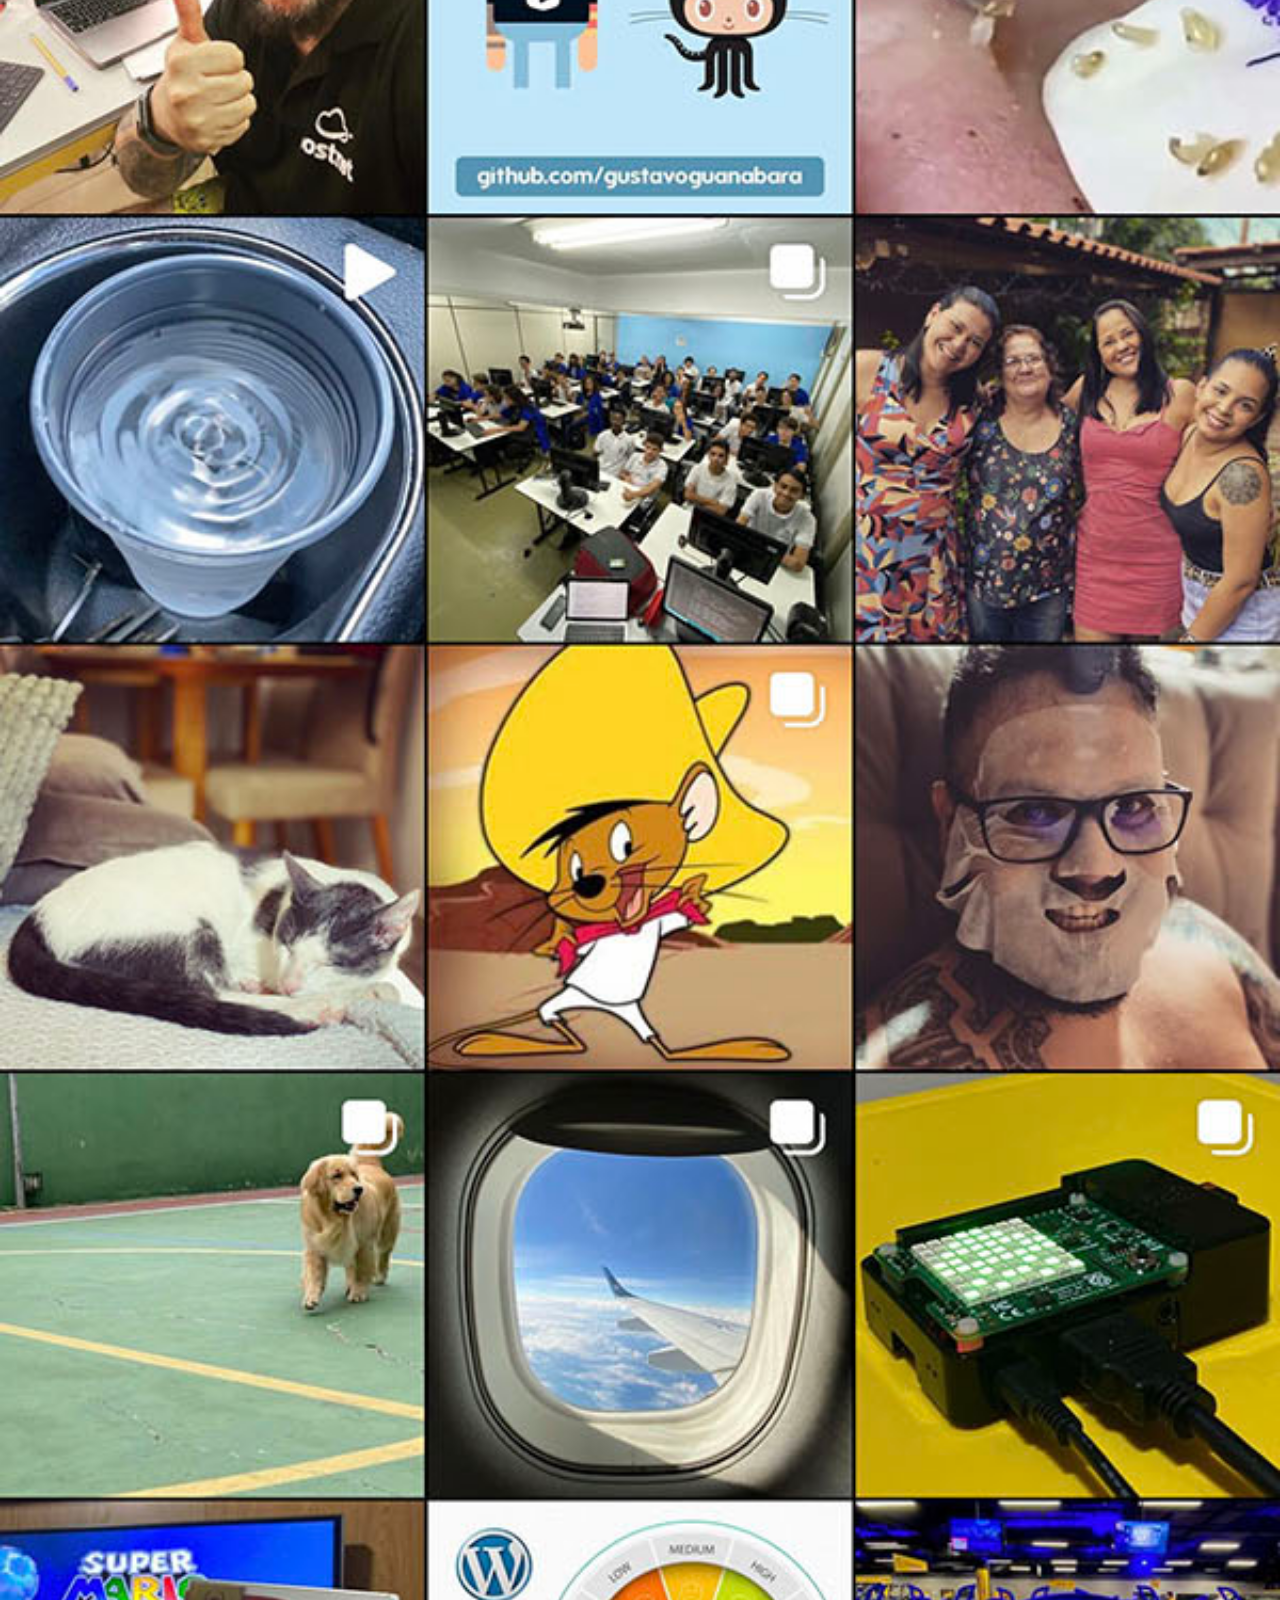
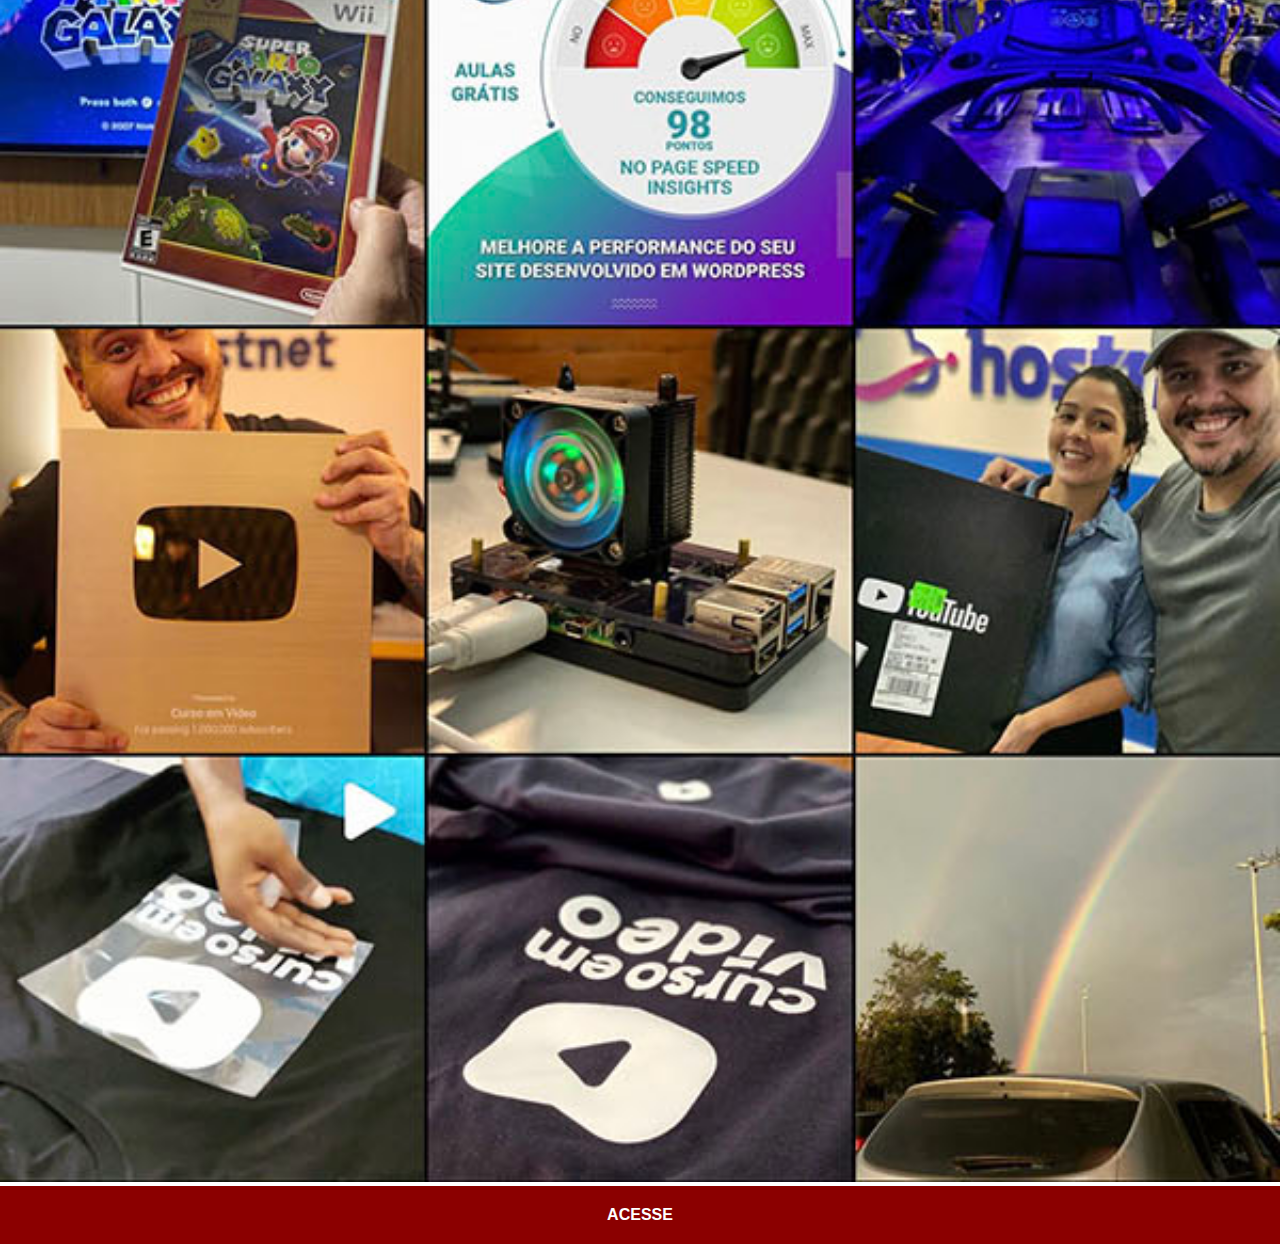
<file: instagram.html>
<!DOCTYPE html>
<html lang="pt-br">
<head>
    <meta charset="UTF-8">
    <meta name="viewport" content="width=device-width, initial-scale=1.0">
    <link rel="stylesheet" href="estilos/social.css">
    <title>Instagram</title>
</head>
<body>
    <img src="imagens/tela-instagram.jpg" alt="Tela Instagram">
    <a href="https://www.instagram.com/gustavoguanabara/" target="_blank">ACESSE</a>
</body>
</html>
</file>
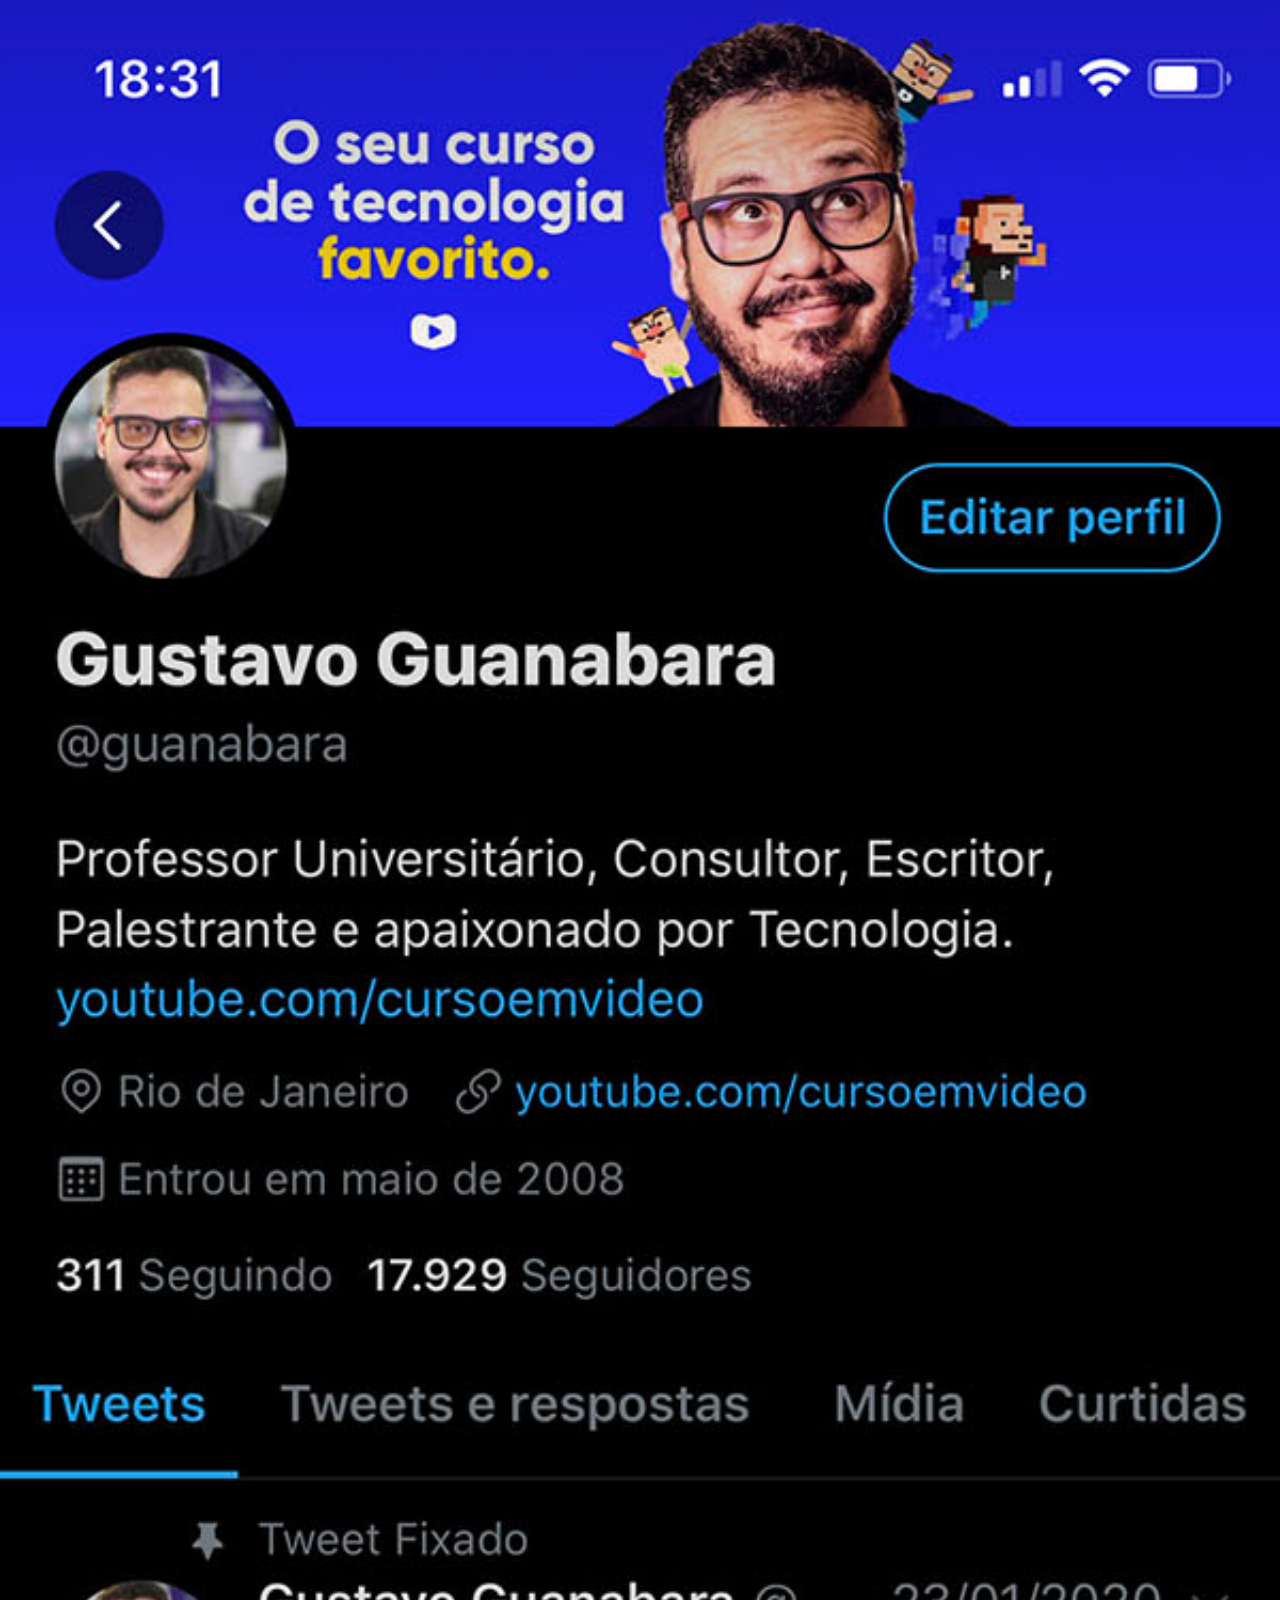
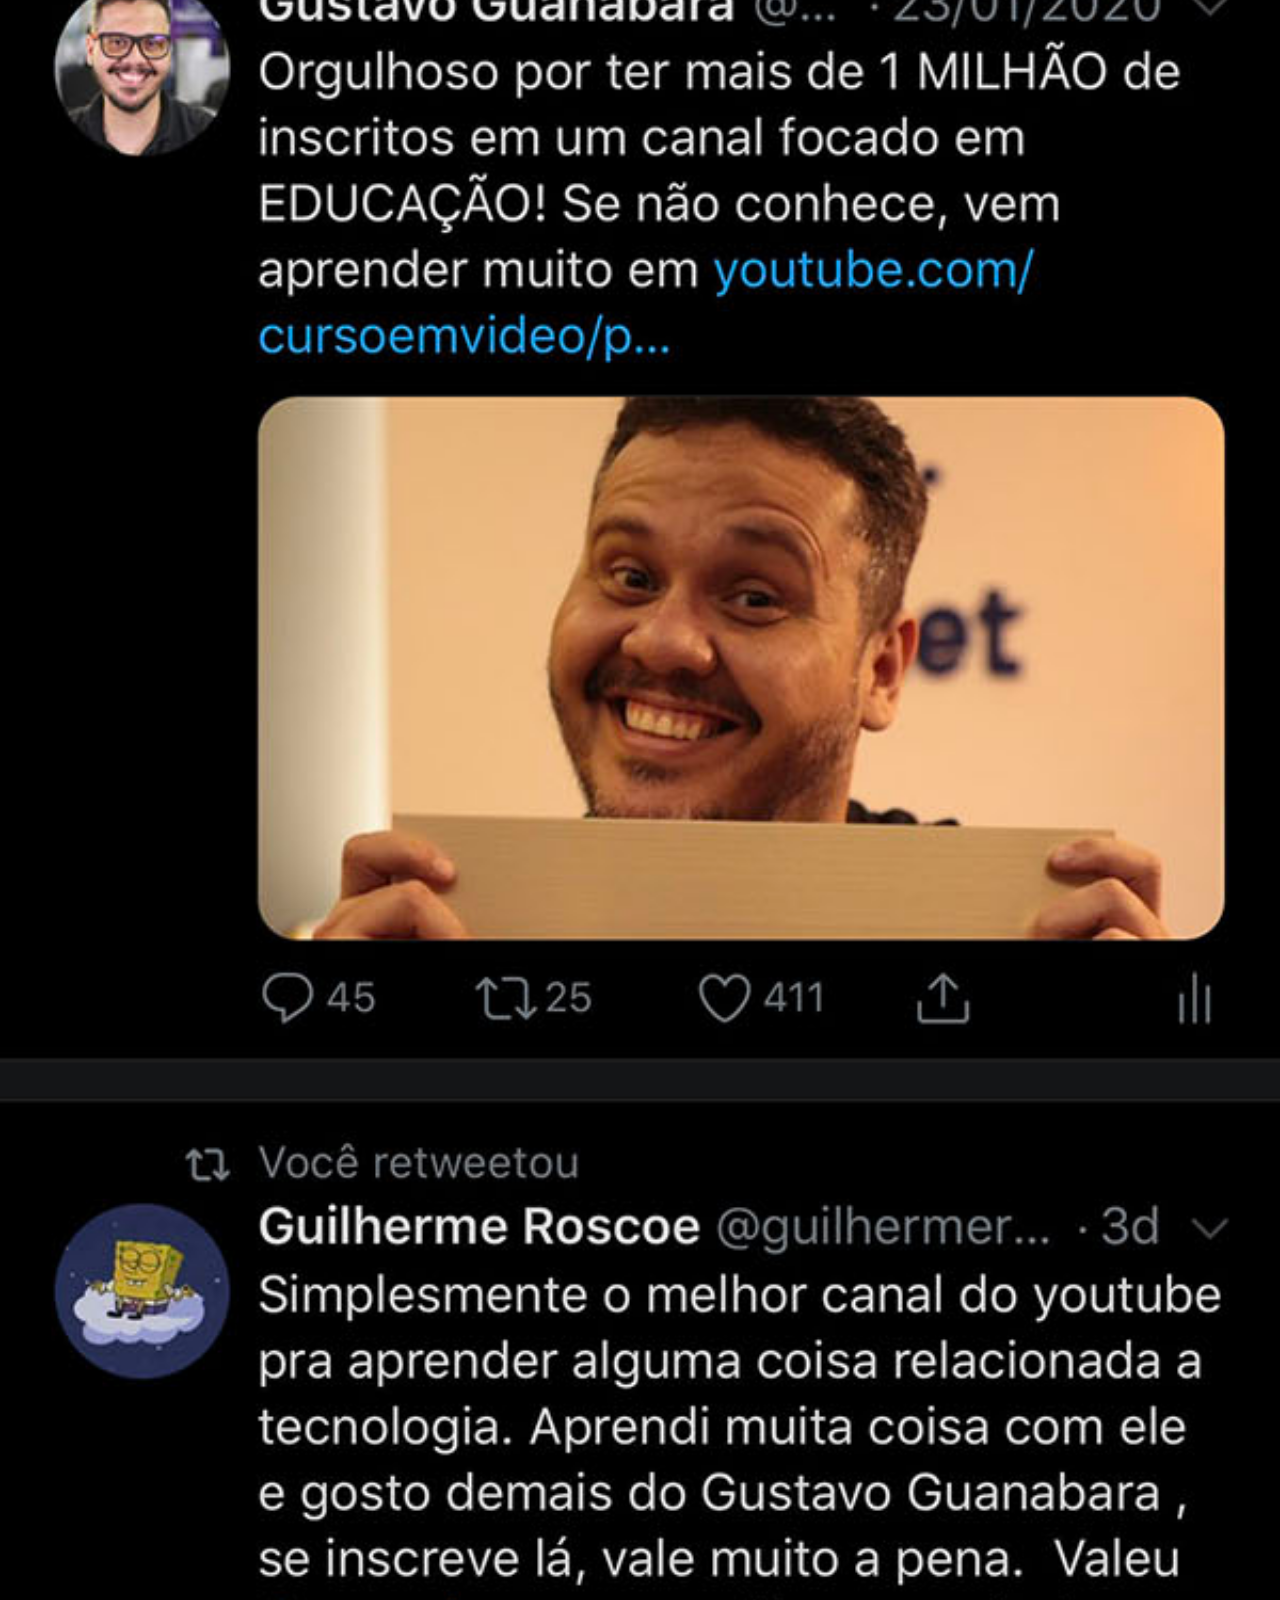
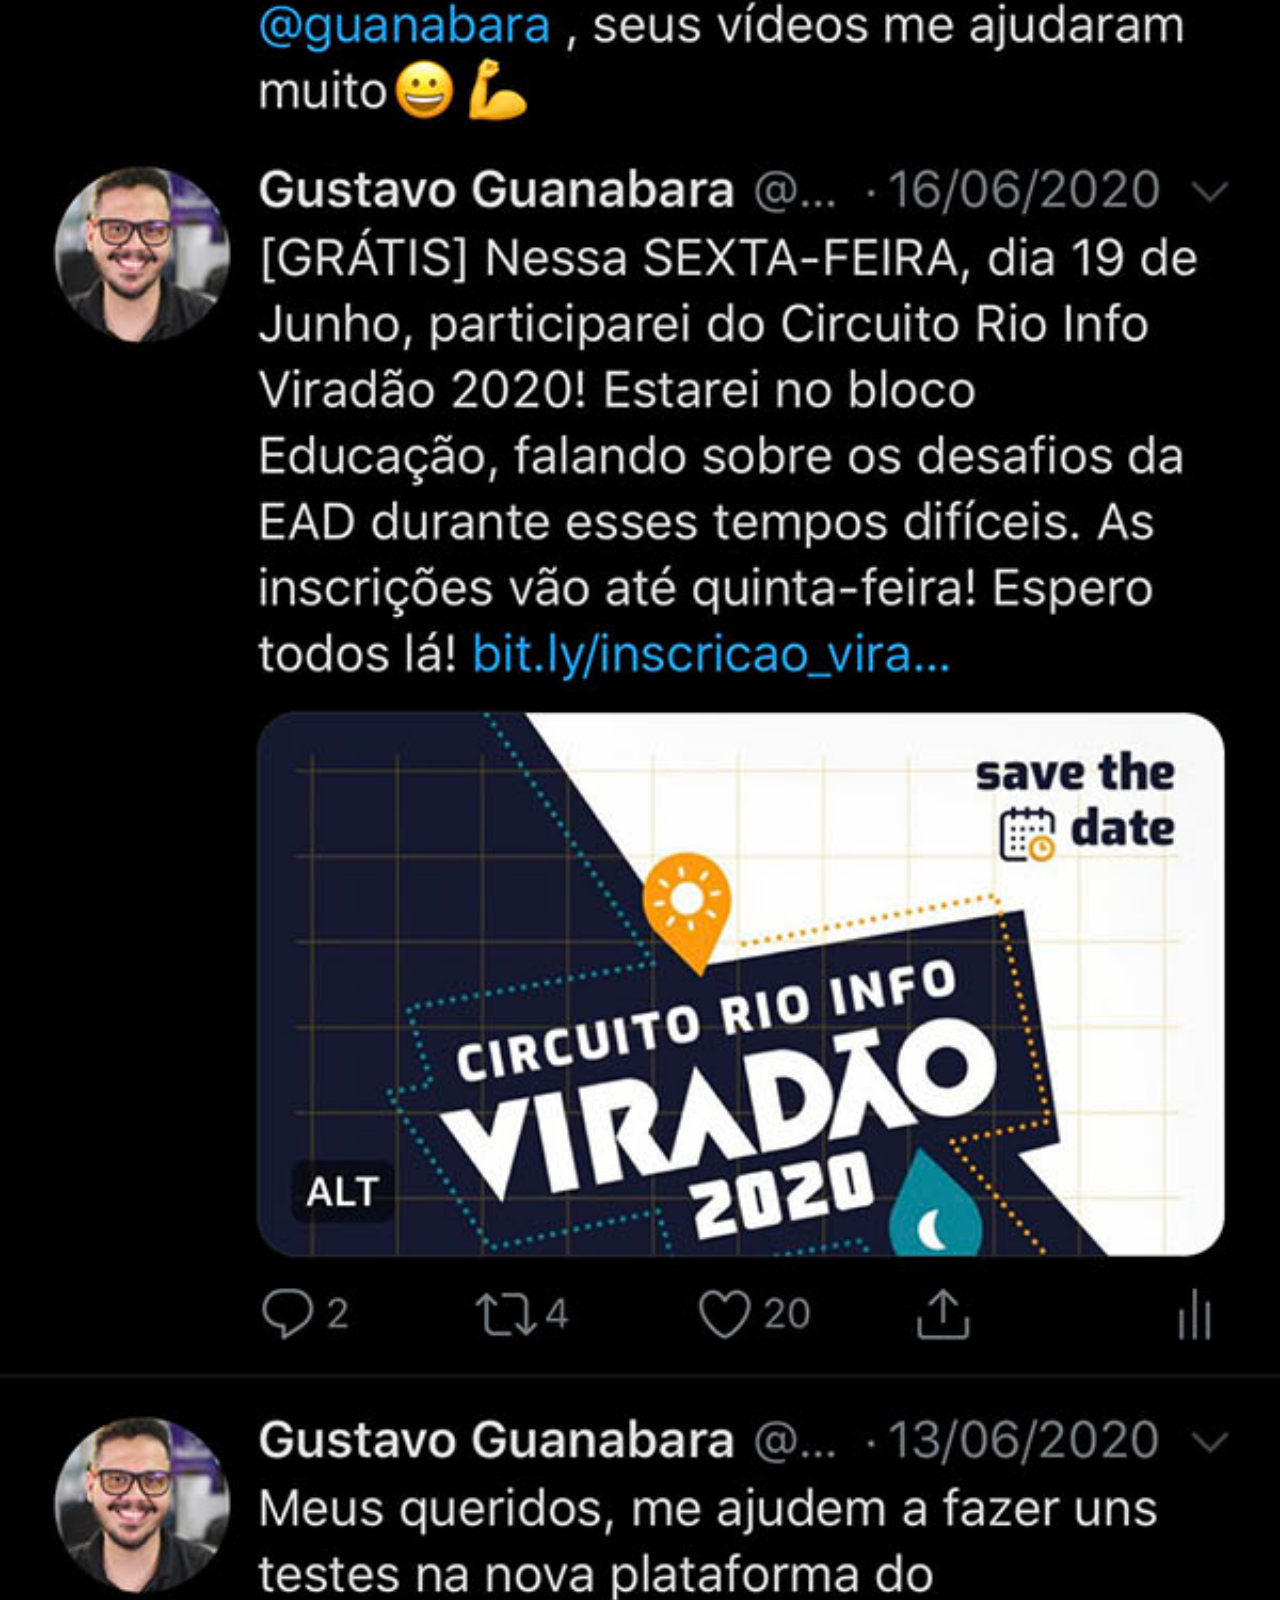
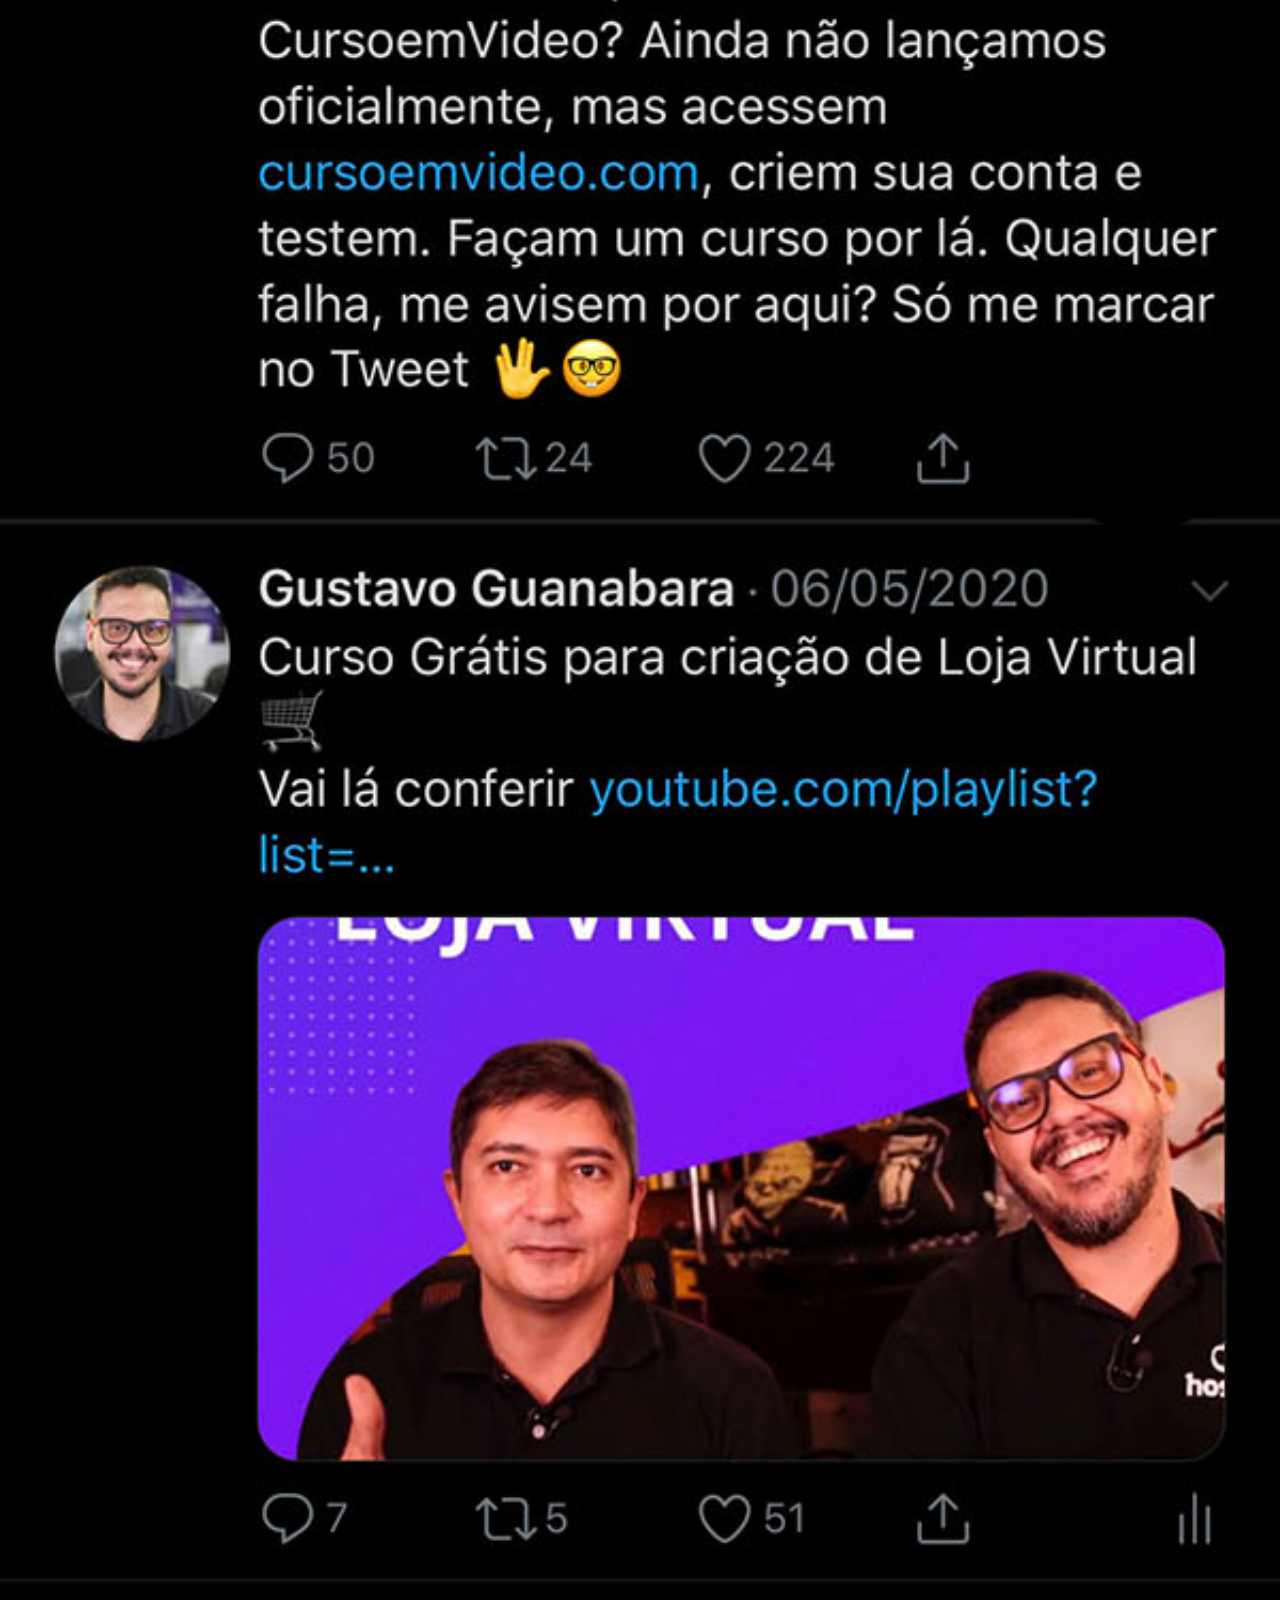
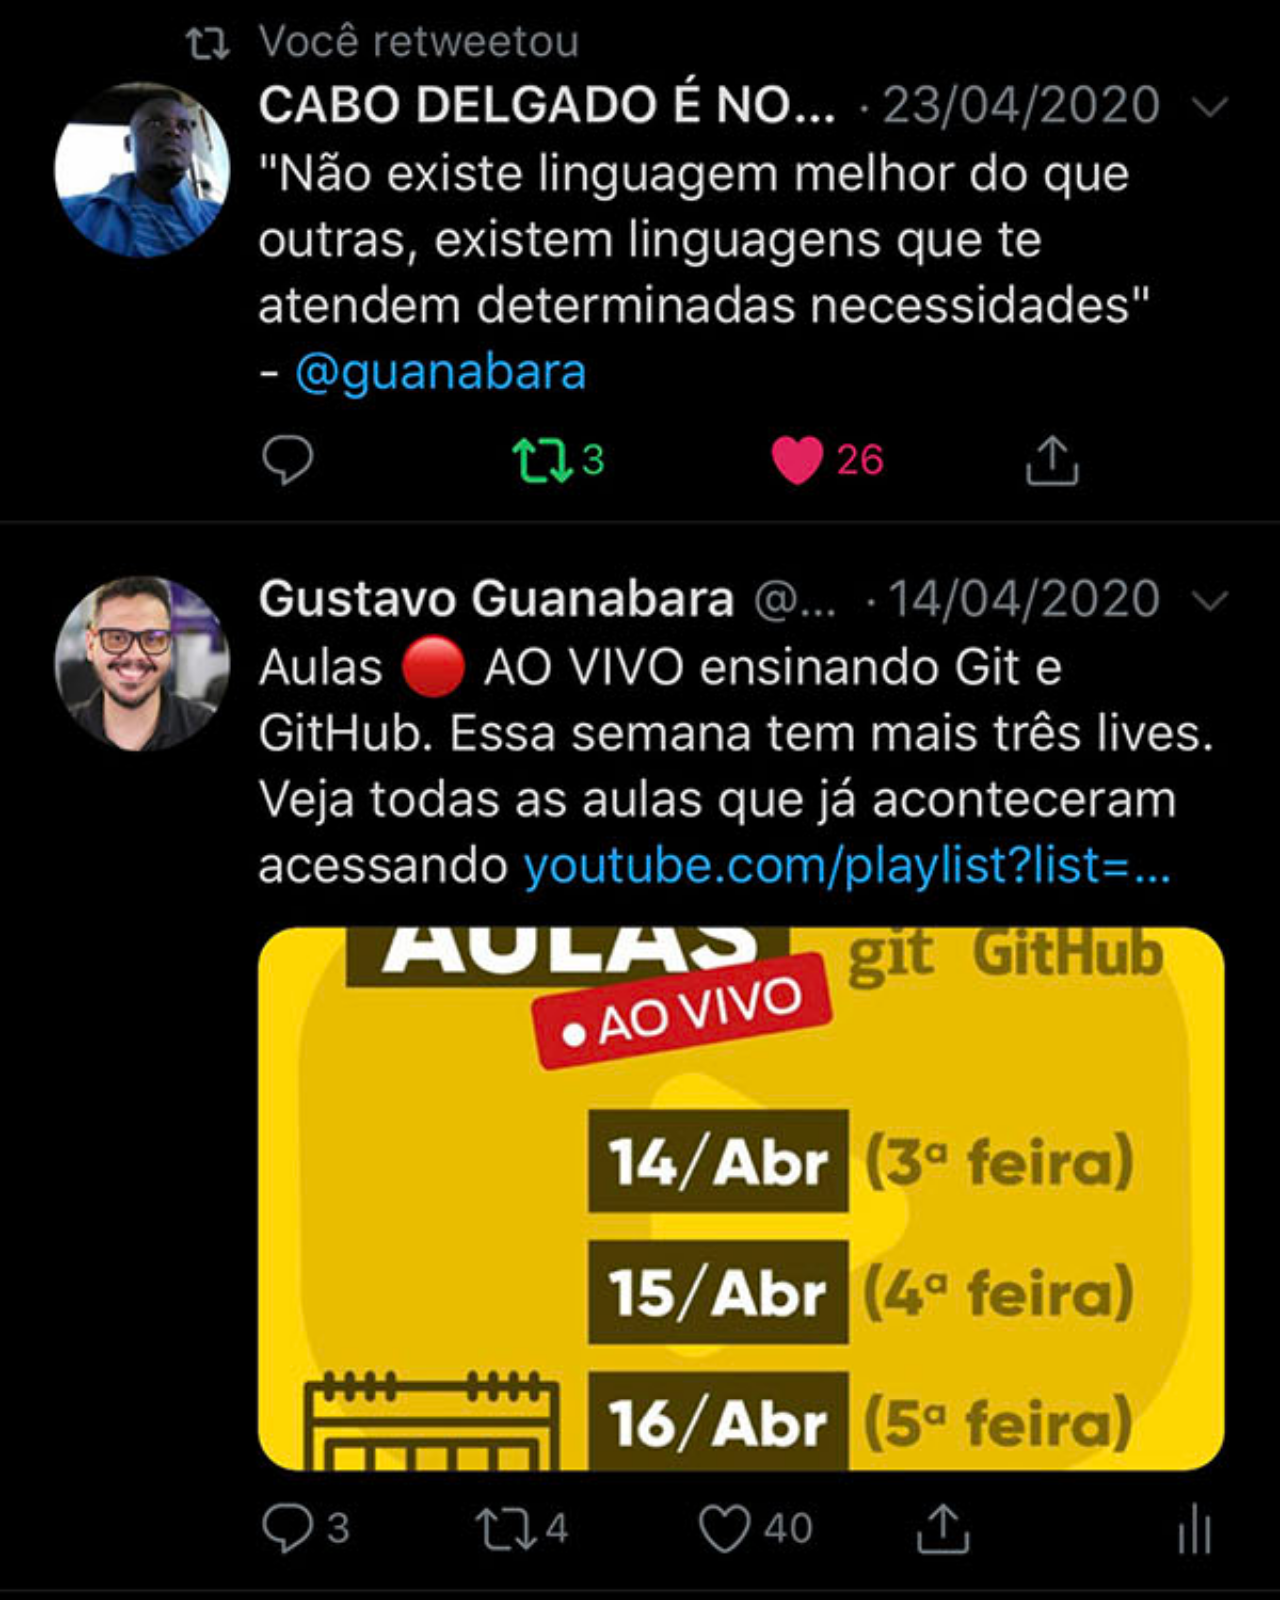
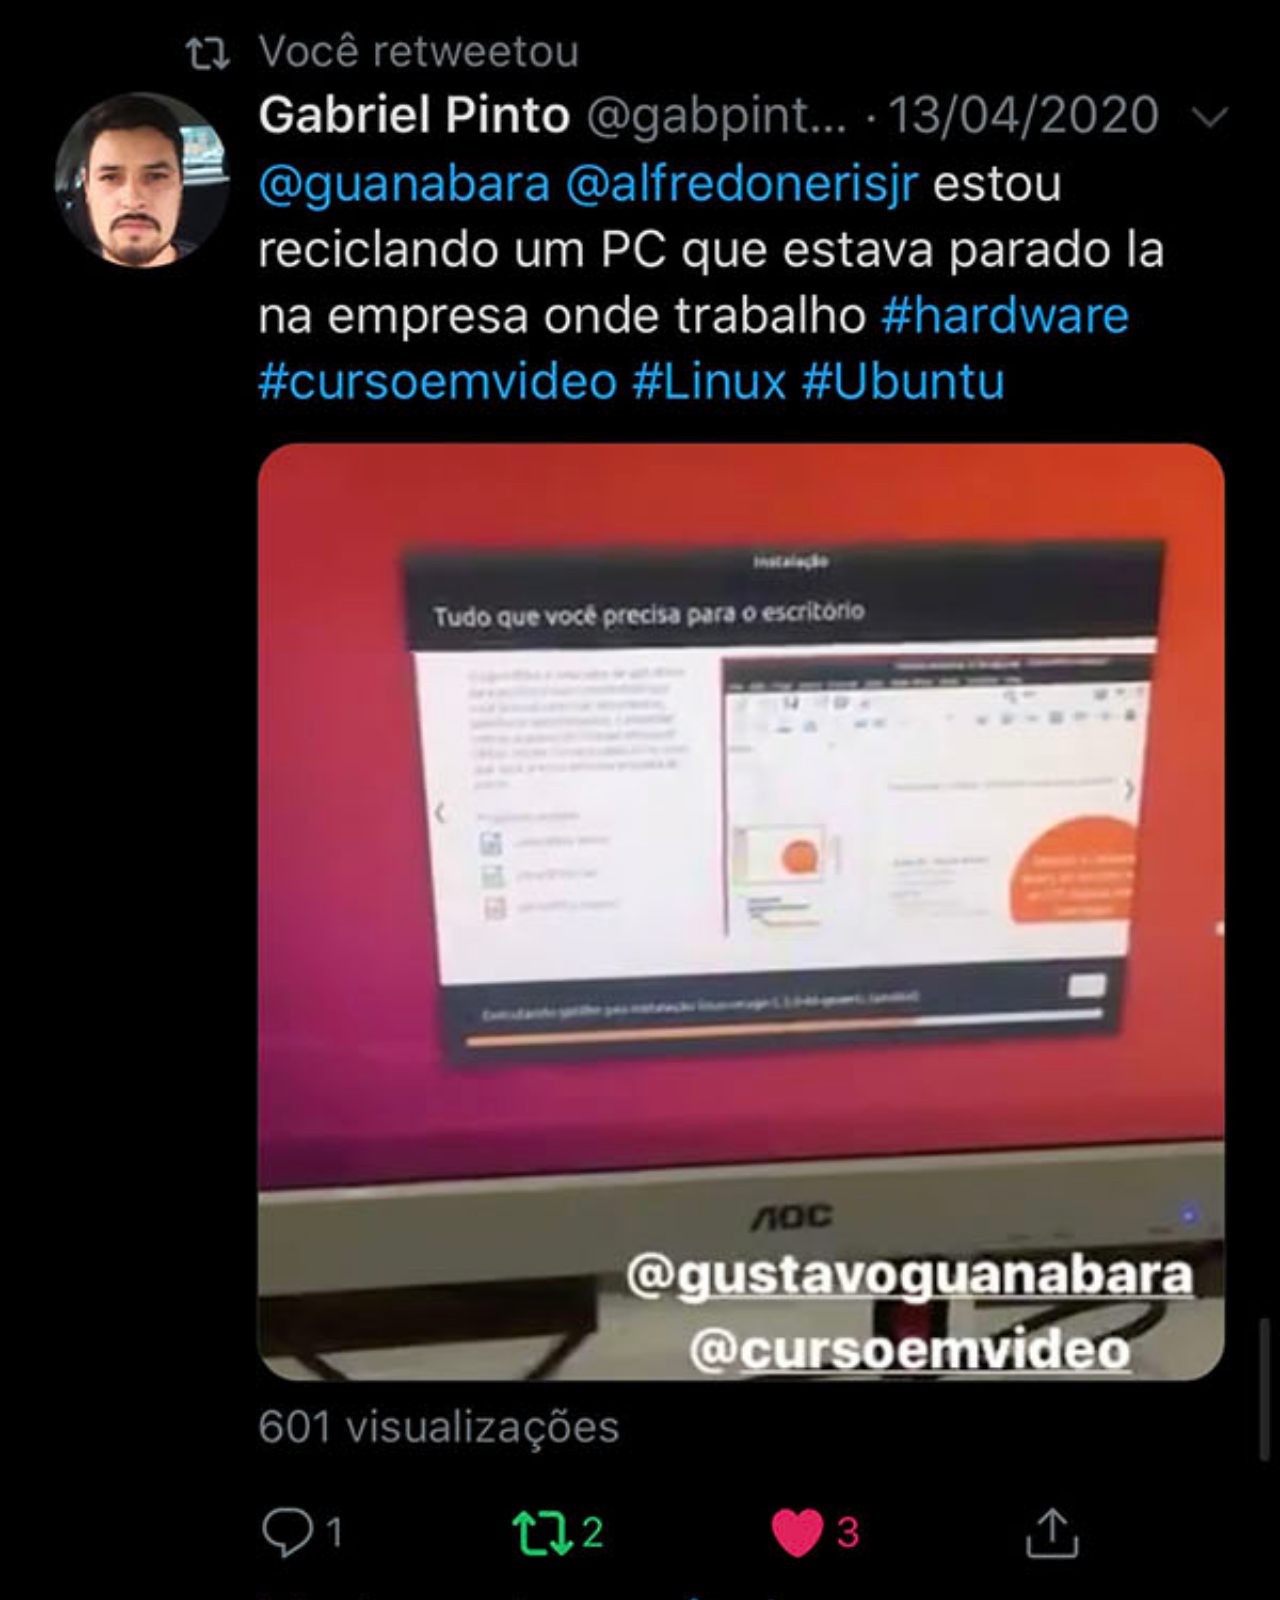
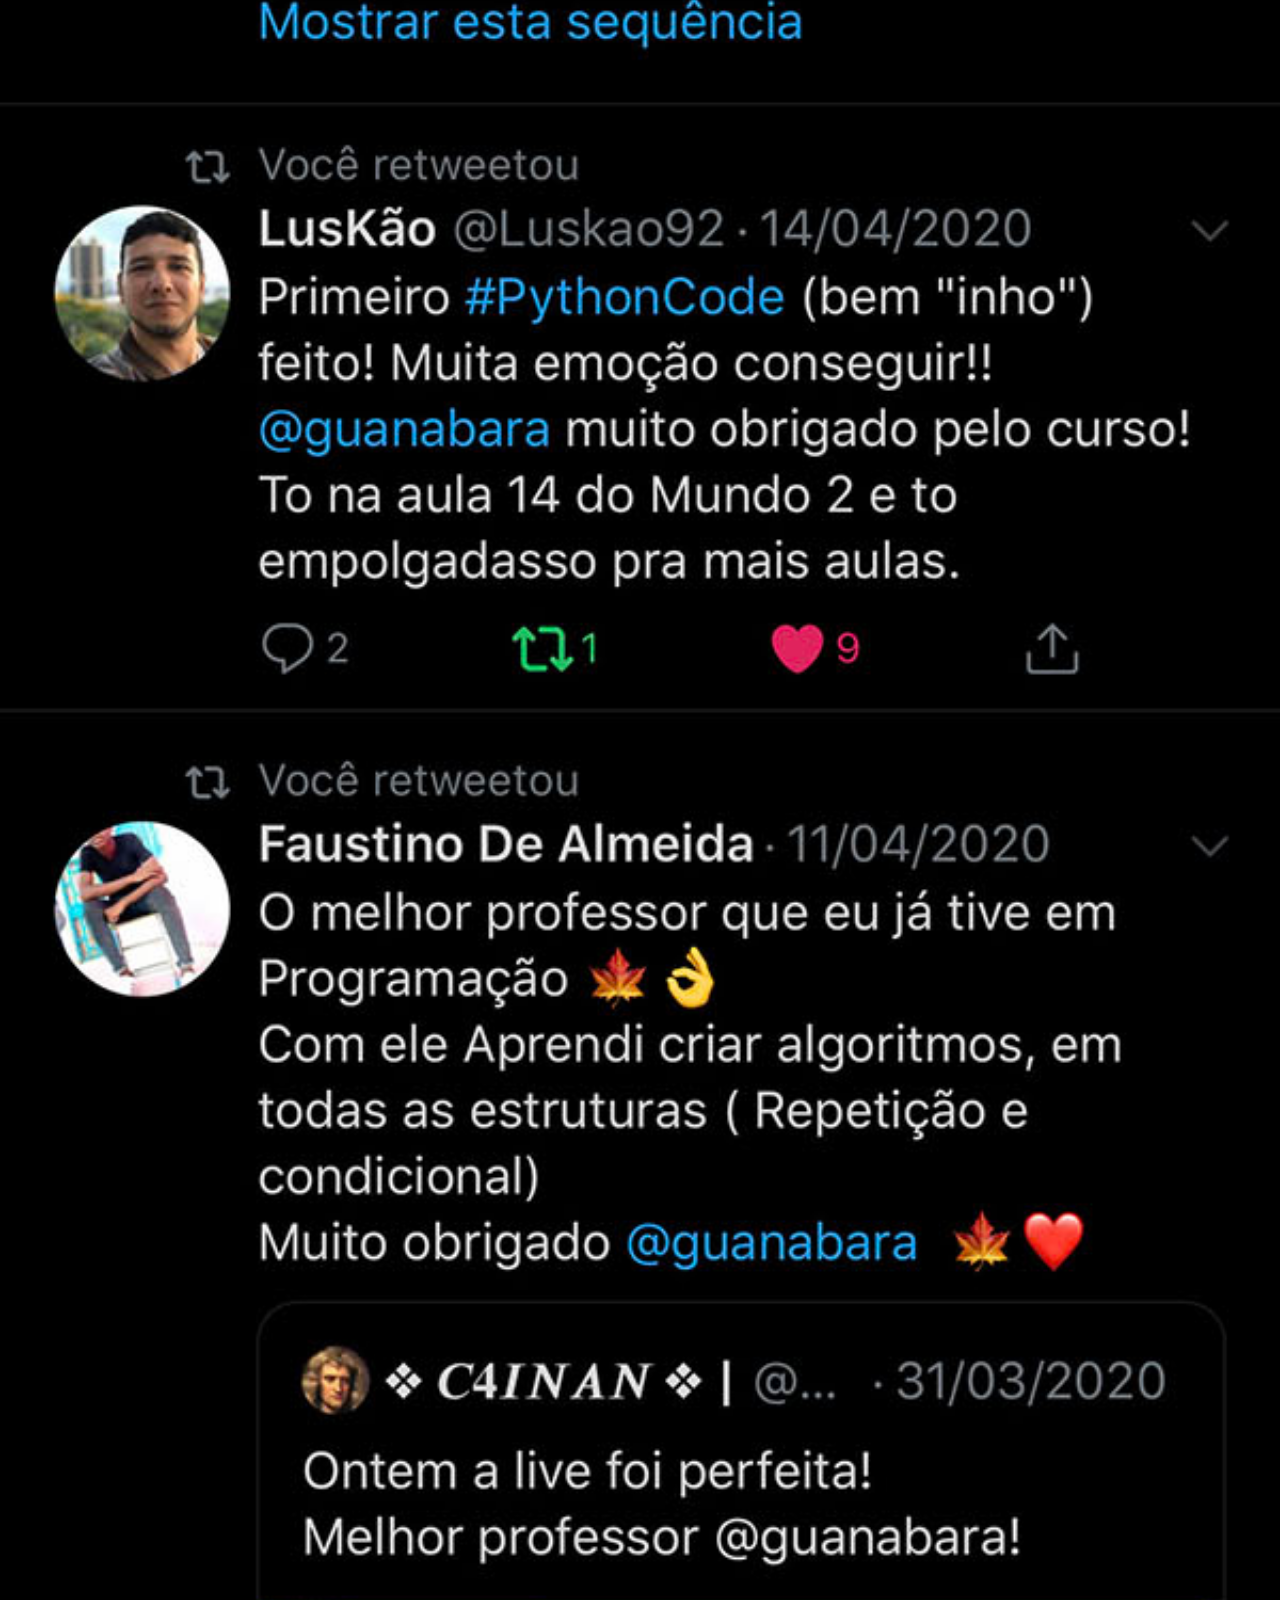
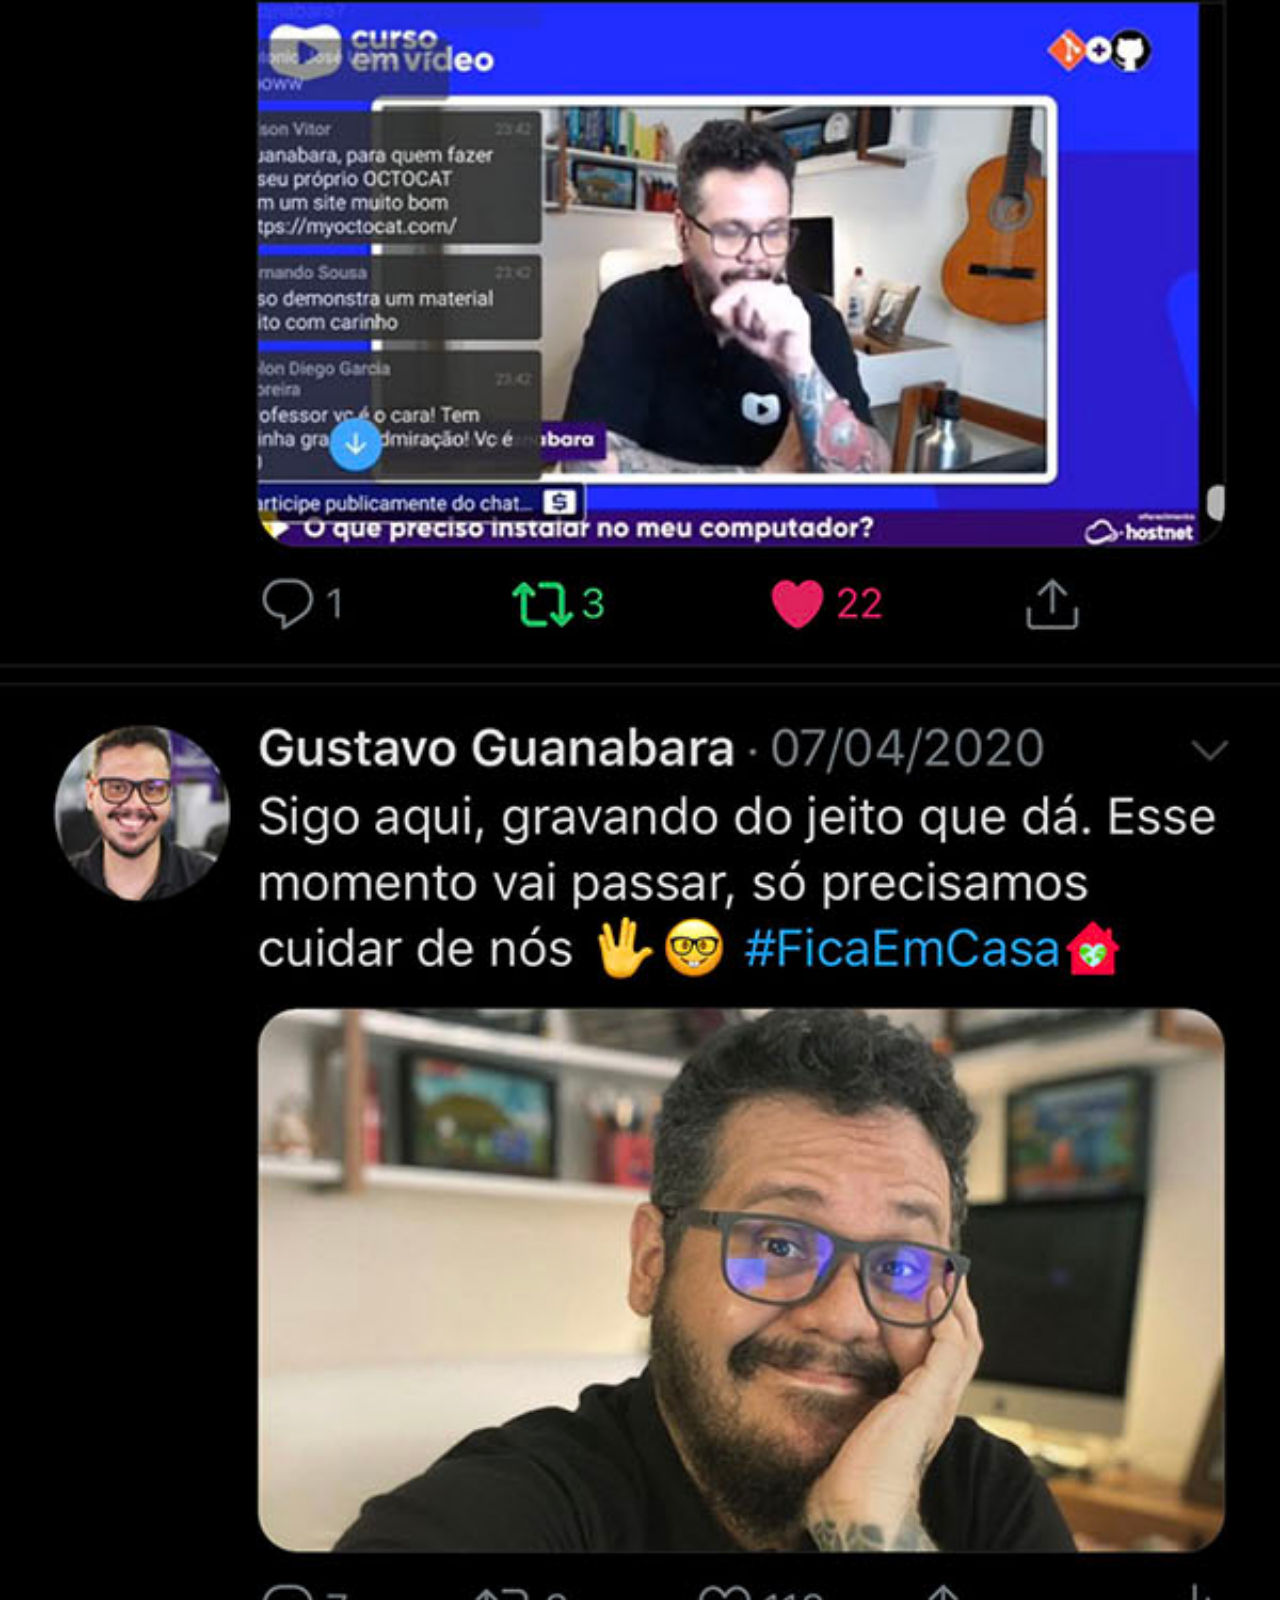
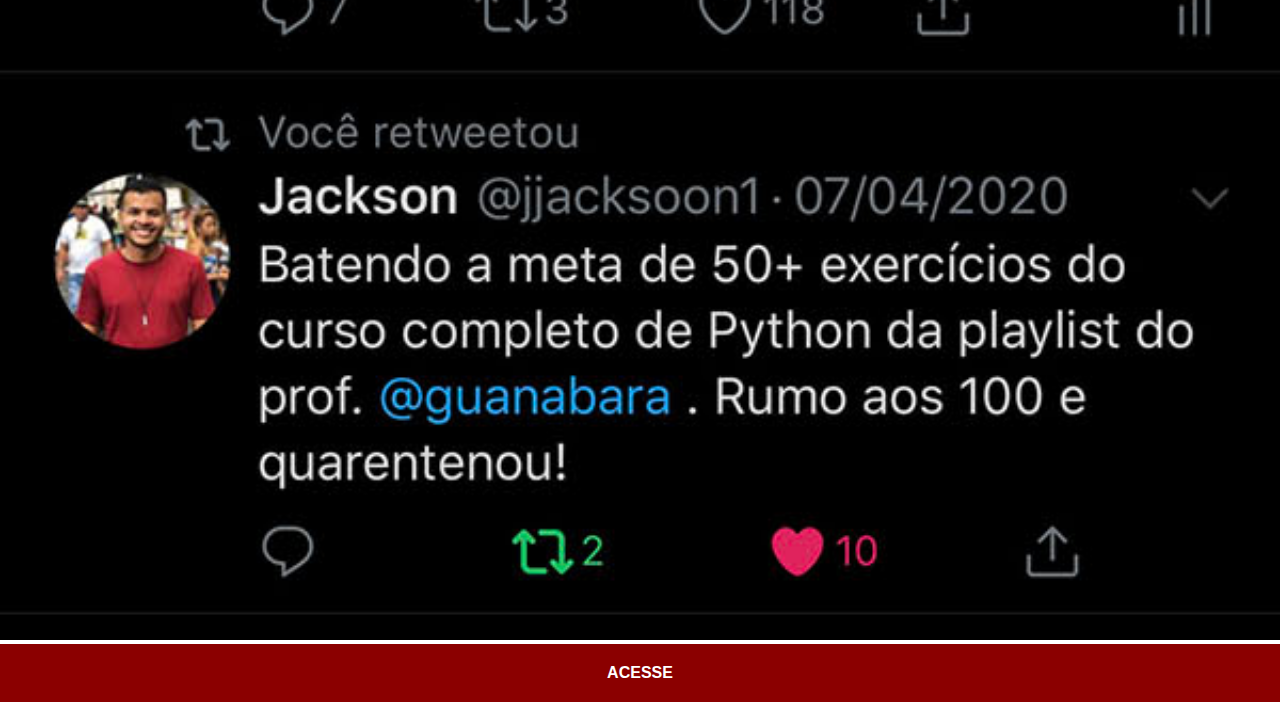
<file: twitter.html>
<!DOCTYPE html>
<html lang="pt-br">
<head>
    <meta charset="UTF-8">
    <meta name="viewport" content="width=device-width, initial-scale=1.0">
    <link rel="stylesheet" href="estilos/social.css">
    <title>Twitter</title>
</head>
<body>
    <img src="imagens/tela-twitter.jpg" alt="Tela Twitter">
    <a href="https://twitter.com/guanabara/" target="
    _blank">ACESSE</a>
</body>
</html>
</file>
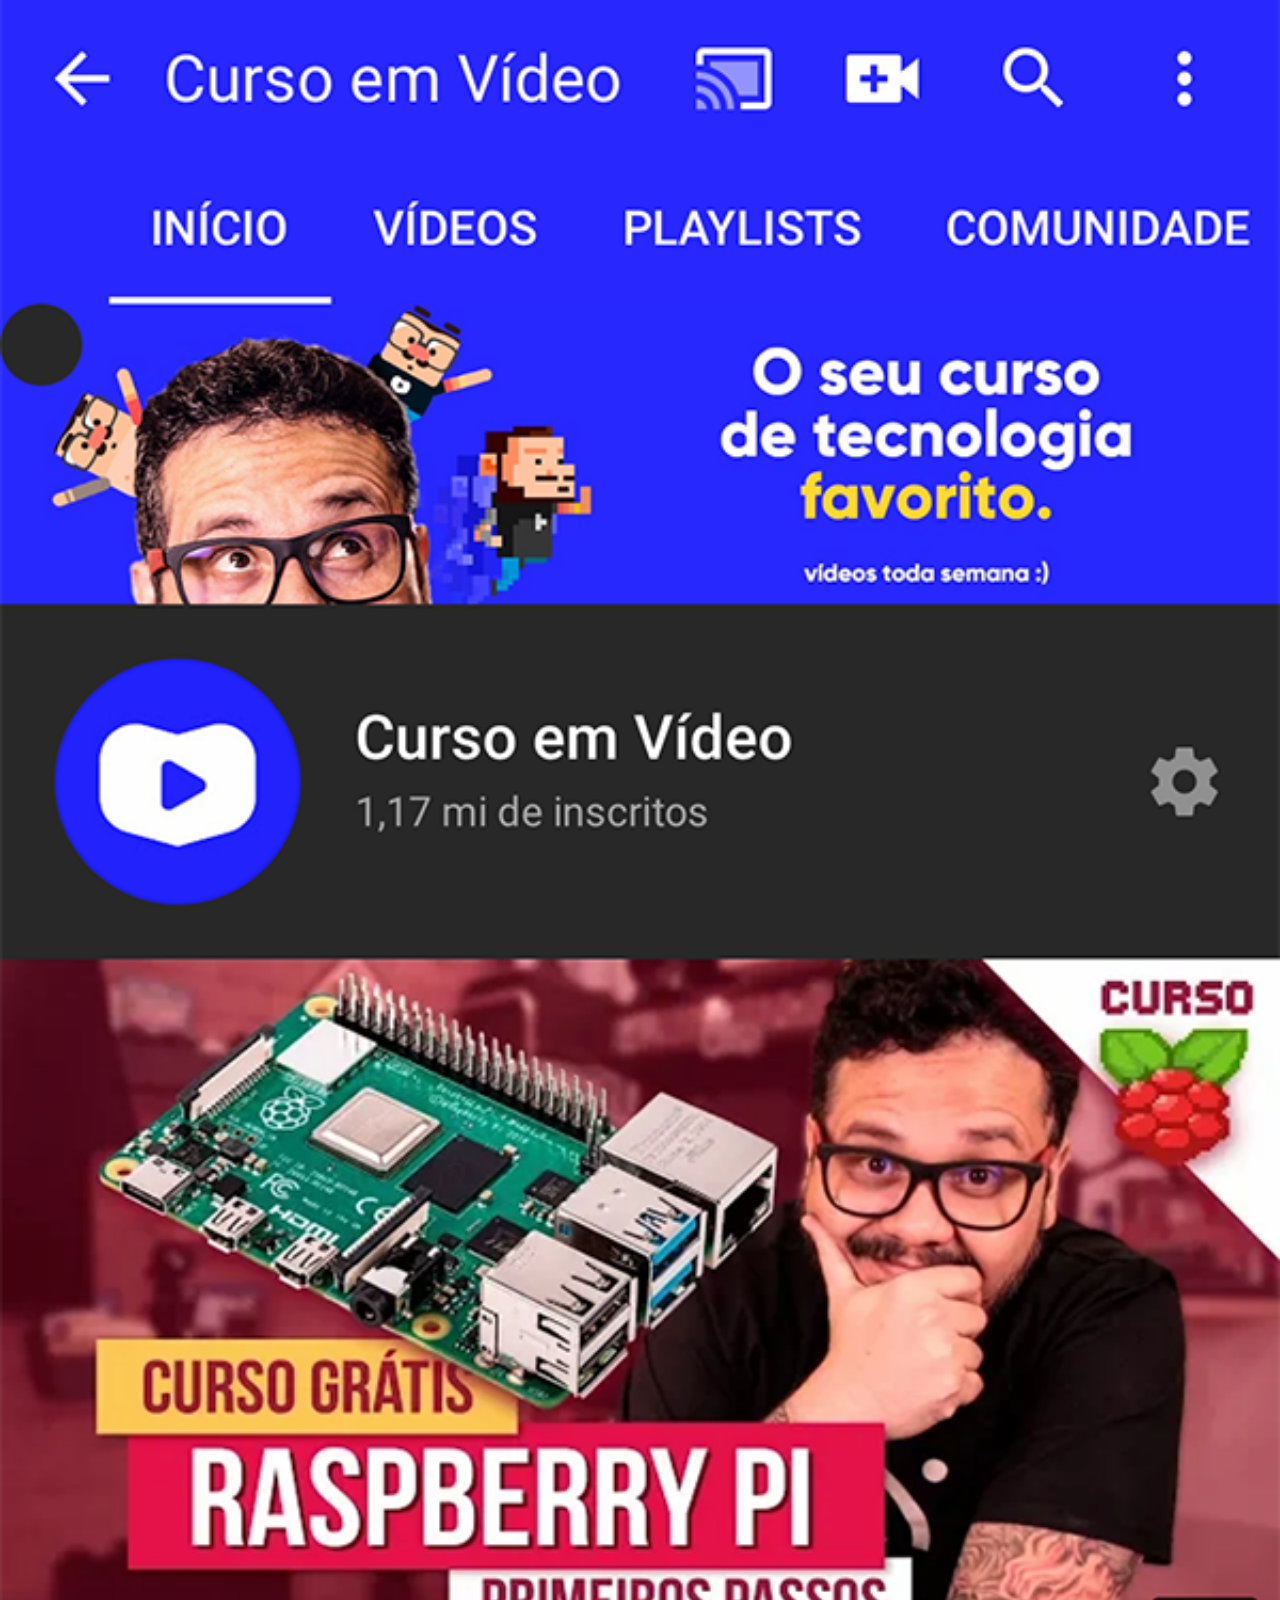
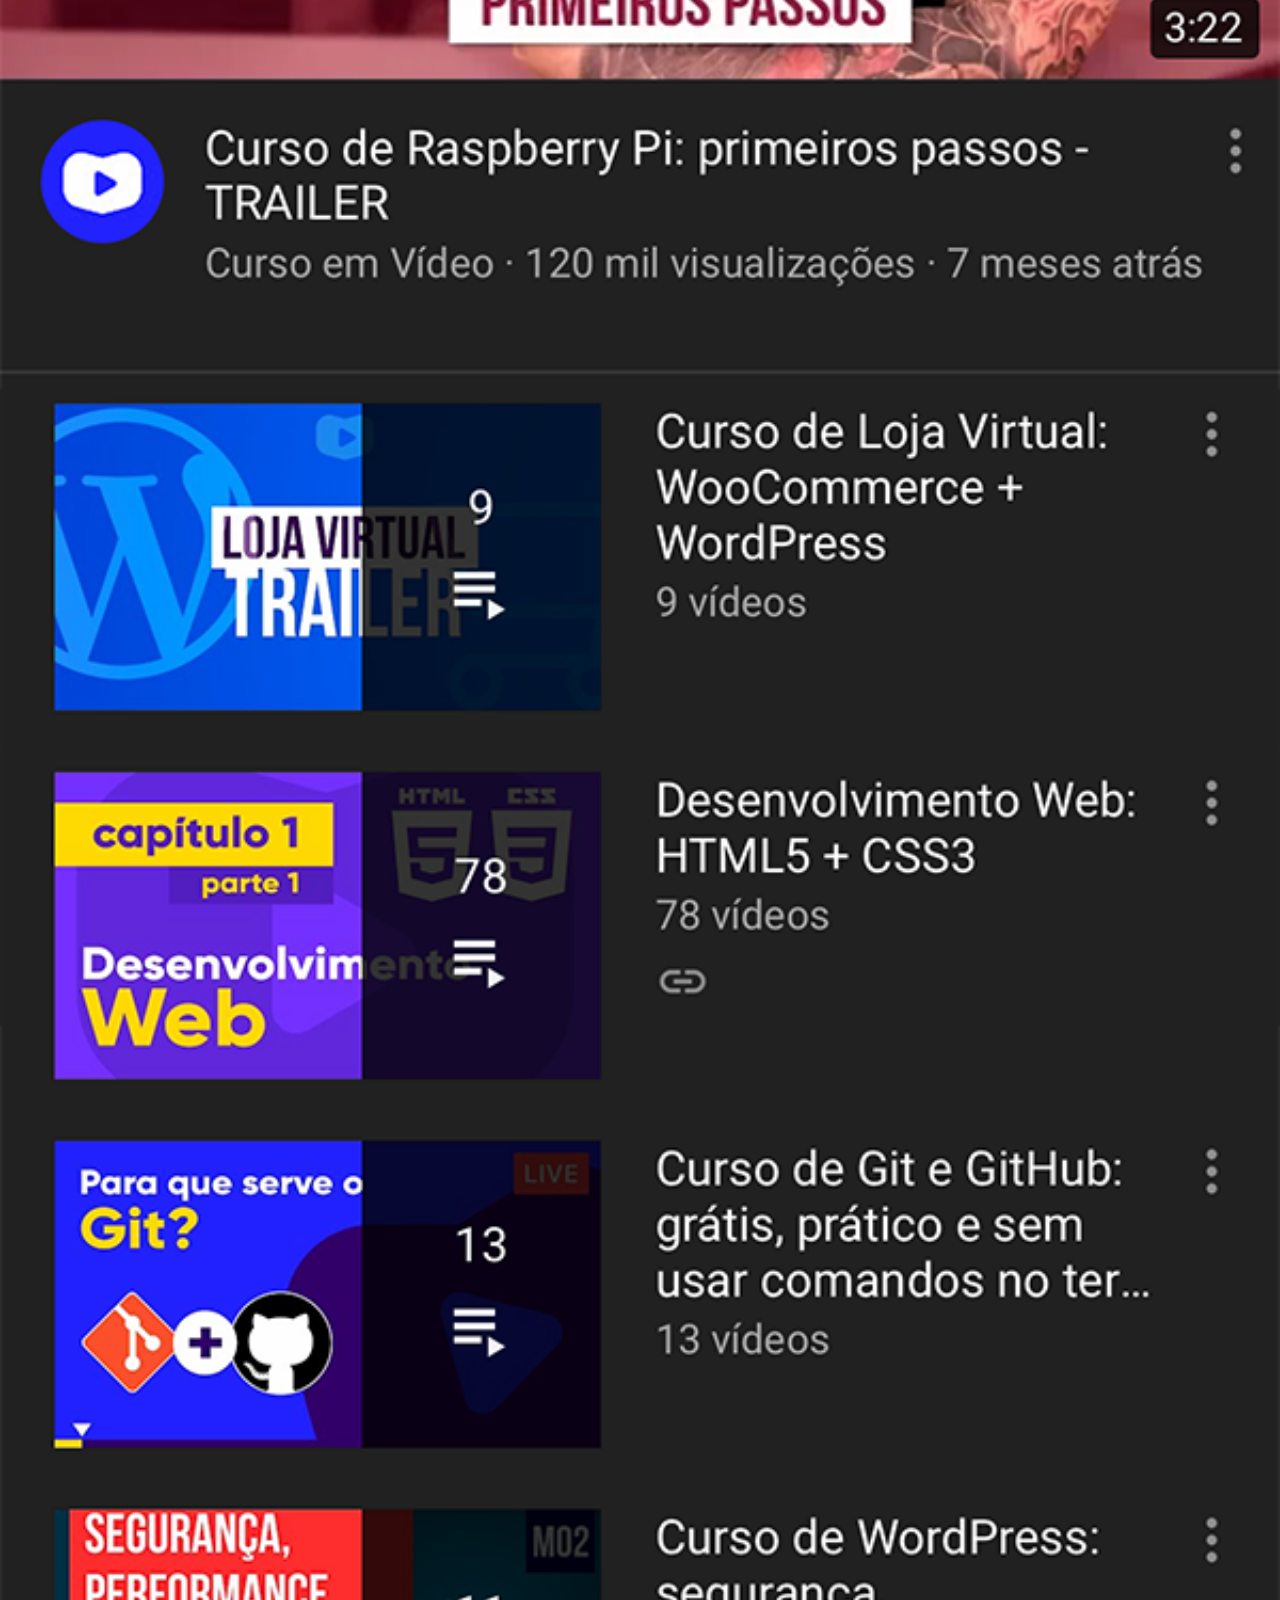
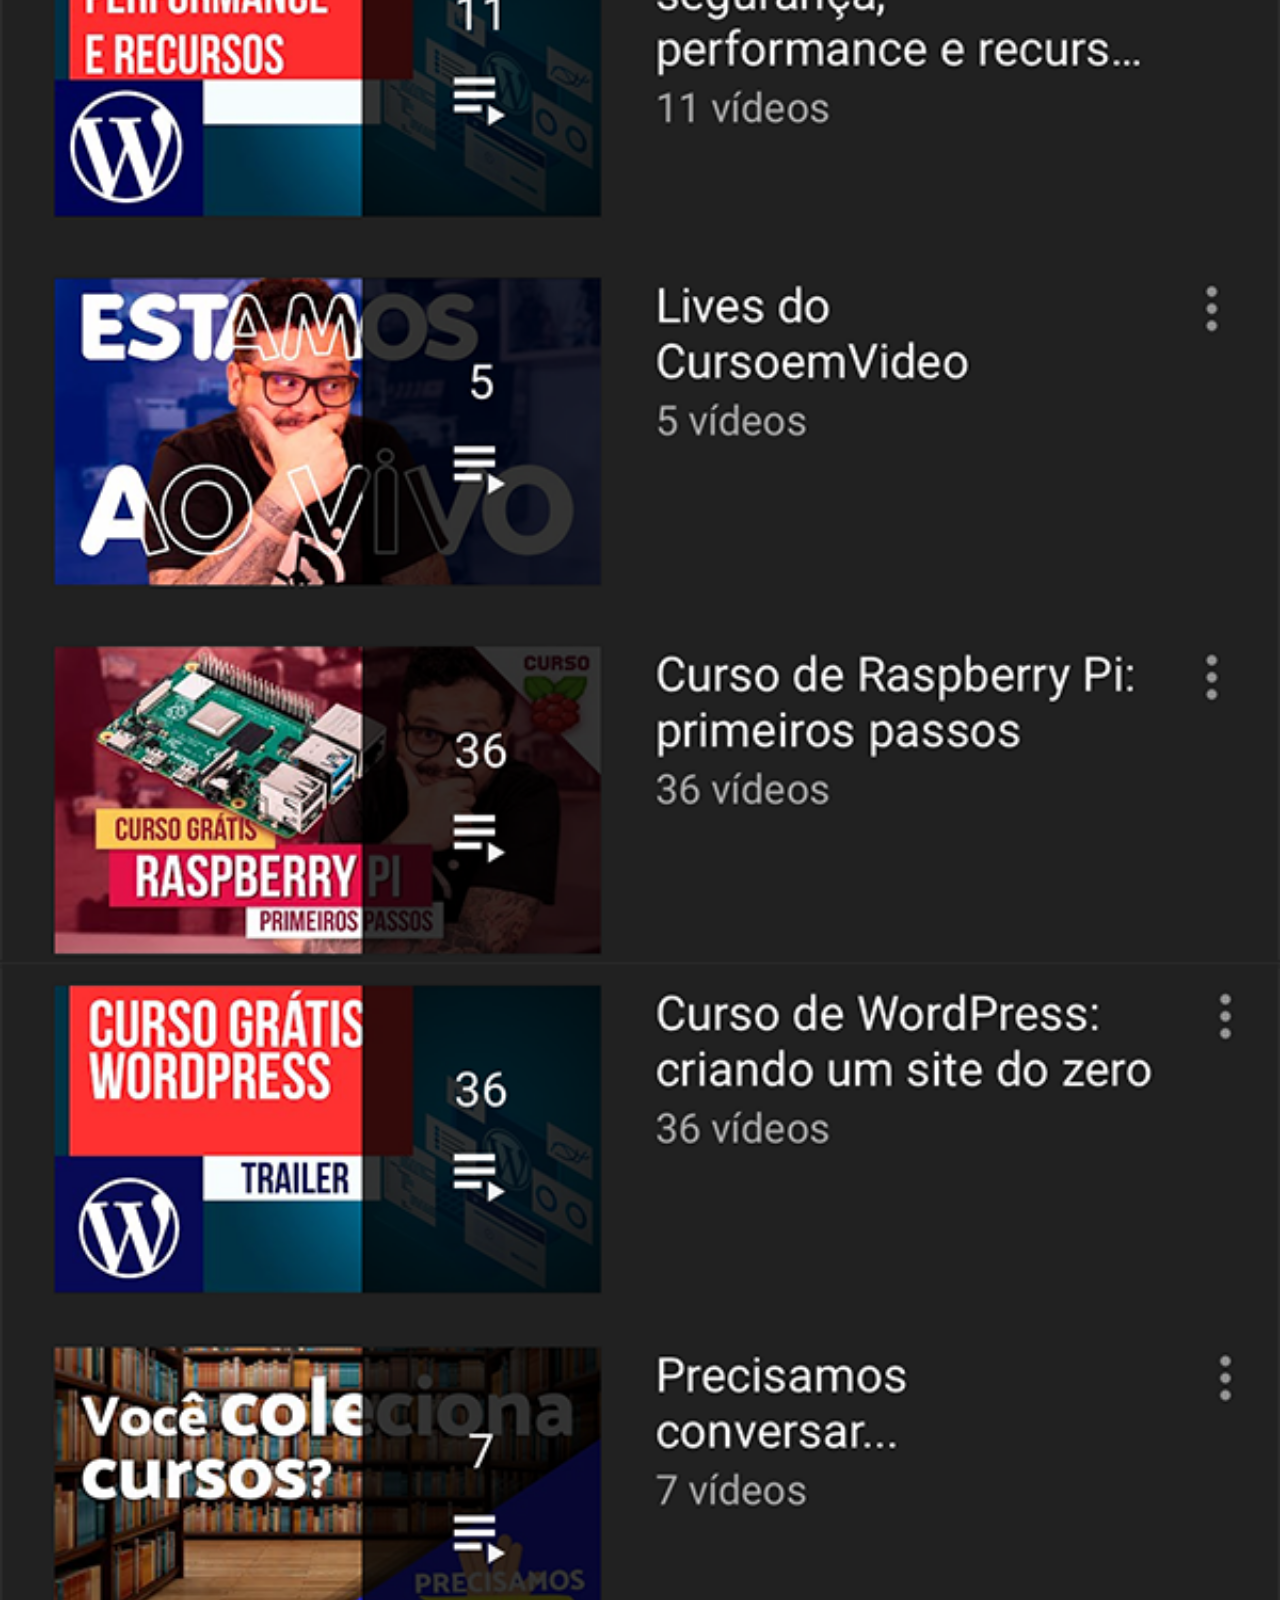
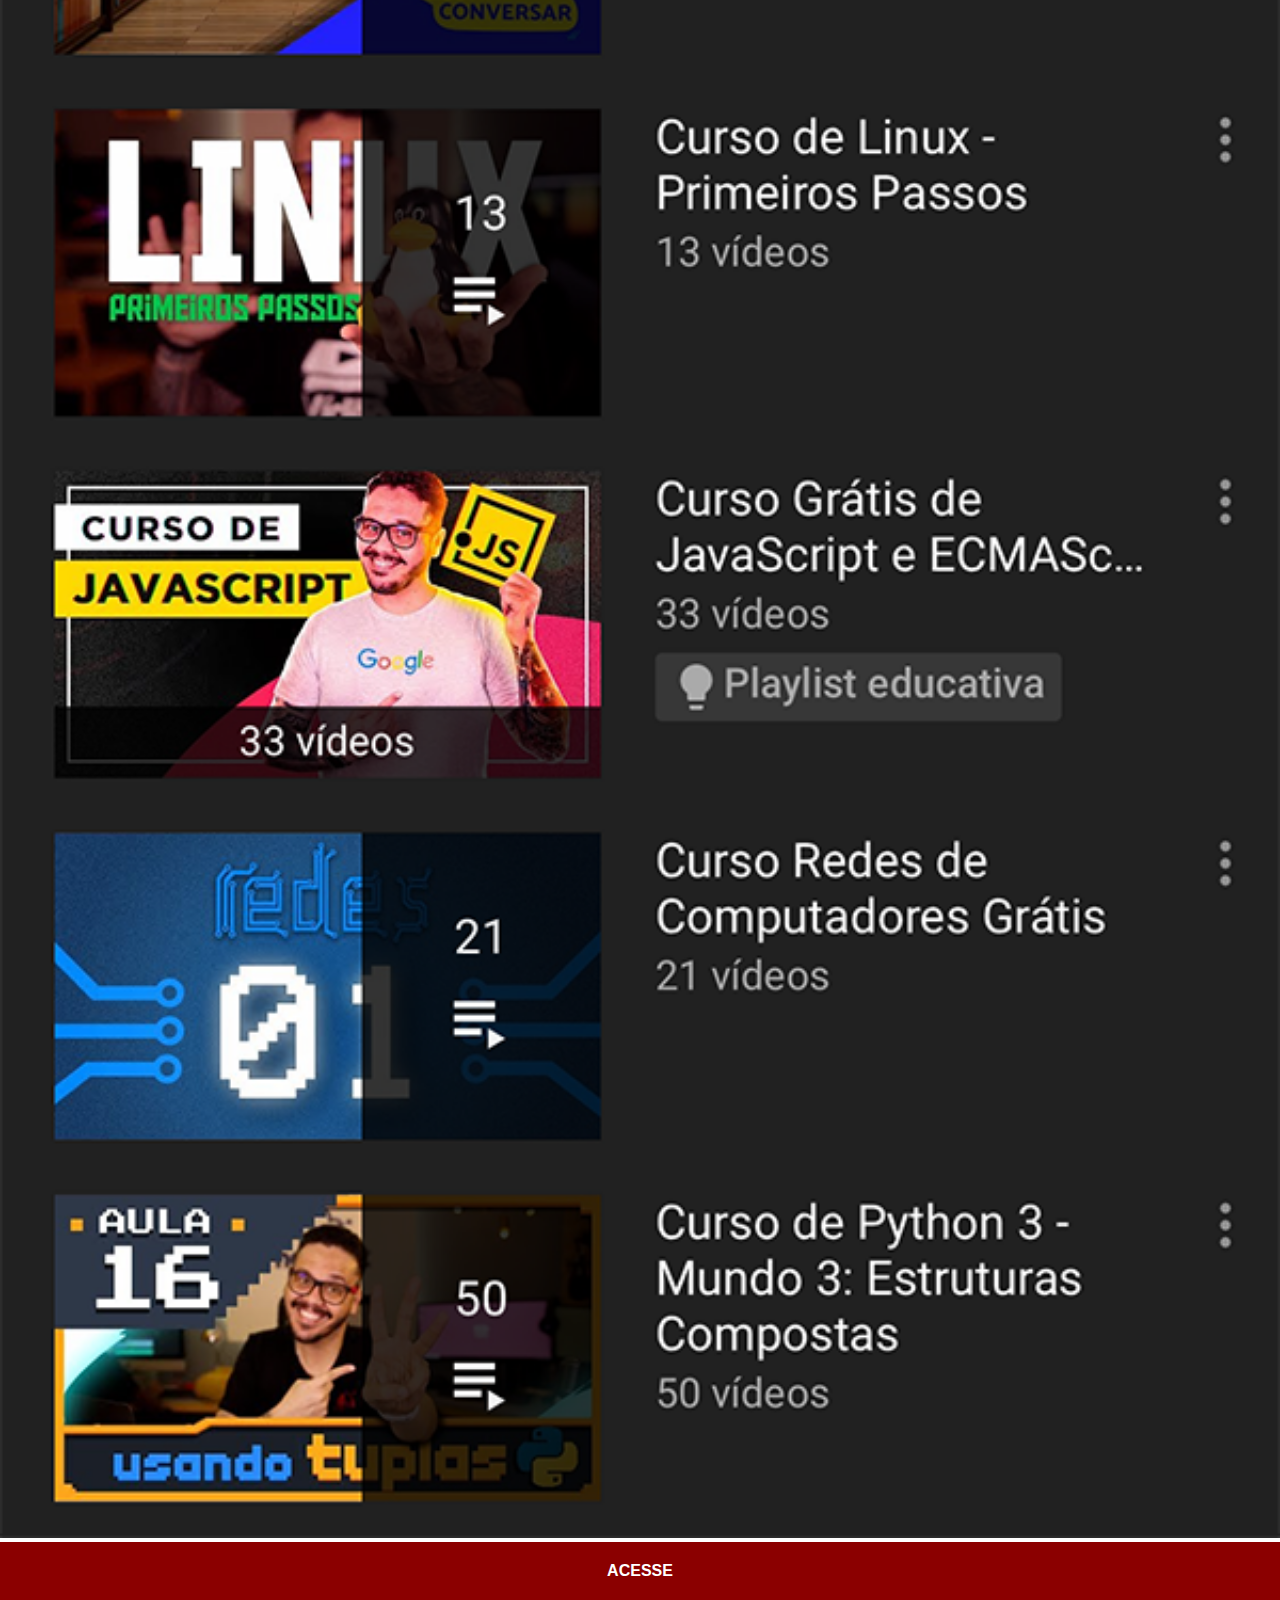
<file: youtube.html>
<!DOCTYPE html>
<html lang="pt-br">
<head>
    <meta charset="UTF-8">
    <meta name="viewport" content="width=device-width, initial-scale=1.0">
    <link rel="stylesheet" href="estilos/social.css">
    <title>Youtube</title>
</head>
<body>
    <img src="imagens/tela-youtube.png" alt="Tela do Youtube">
    <a href="https://www.youtube.com/@CursoemVideo" target="_blank">ACESSE</a>
</body>
</html>
</file>
<file: estilos/style.css>
@charset "UTF-8";

* {
    margin: 0px;
    padding: 0px;
    font-family: Arial, Helvetica, sans-serif;
}

html, body {
    height: 100vh;
    width: 100vw;
    background-color: black;
}

body {
    background: url(../imagens/fundo-madeira.jpg) no-repeat top center;
    background-size: cover;
    background-attachment: fixed;
}

main {
    position: relative;
    height: 100vh;
}

section#telefone {
    position: absolute;
    top: 50%;
    left: 50%;
    transform: translate(-50%, -50%);

    height: 627px;
    width: 311px;
    background: url(../imagens/frame-iphone.png) no-repeat;
}

iframe#tela {
    position: relative;
    top: 80px;
    left: 22px;
    width: 267px;
    height: 471px;
}

section#redes-sociais {
    text-align: right;
}

section#redes-sociais img {
    width: 50px;
    margin: 10px;
    border-radius: 50%;
    box-shadow: 2px 2px 5px rgba(0, 0, 0, 0.400);
    box-sizing: border-box;
}

section#redes-sociais img:hover {
    border: 2px solid rgba(255, 255, 255, 0.637);
    transform: translate(-3px, -3px);
    box-shadow: 5px 5px 10px rgba(0, 0, 0, 0.623);
    transition: transform 0.5s, border 1s;
}
</file>
<file: estilos/social.css>
@charset "UTF-8";

* {
    margin: 0px;
    padding: 0px;
    font-family: Arial, Helvetica, sans-serif;
}

::-webkit-scrollbar {
    width: 0px;
    height: 0px;
}

img {
    width: 100vw;
}

a {
    display: block;
    background-color: darkred;
    color: white;
    padding: 20px;
    text-align: center;
    font-weight: bolder;
    text-decoration: none;

}

a:hover {
    background-color: red;
    transition: all 0.5s ease;
}
</file>
